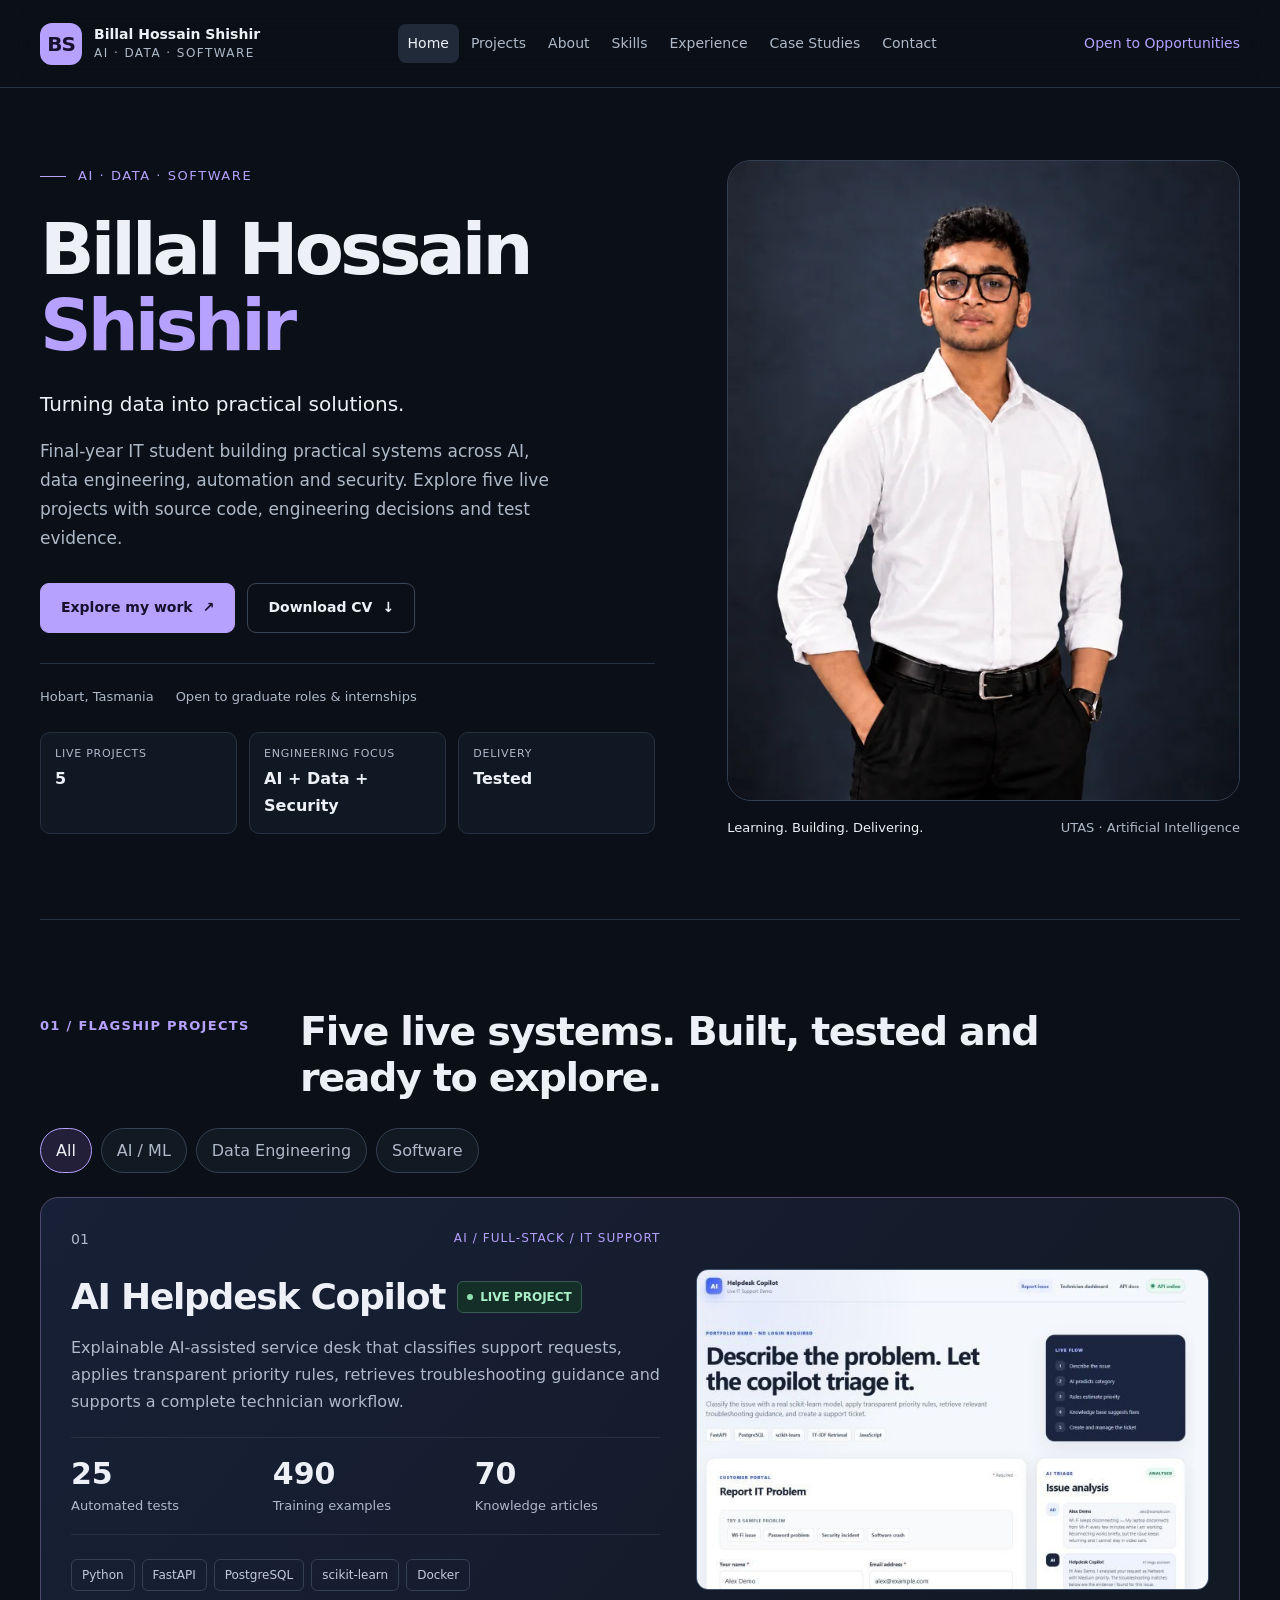
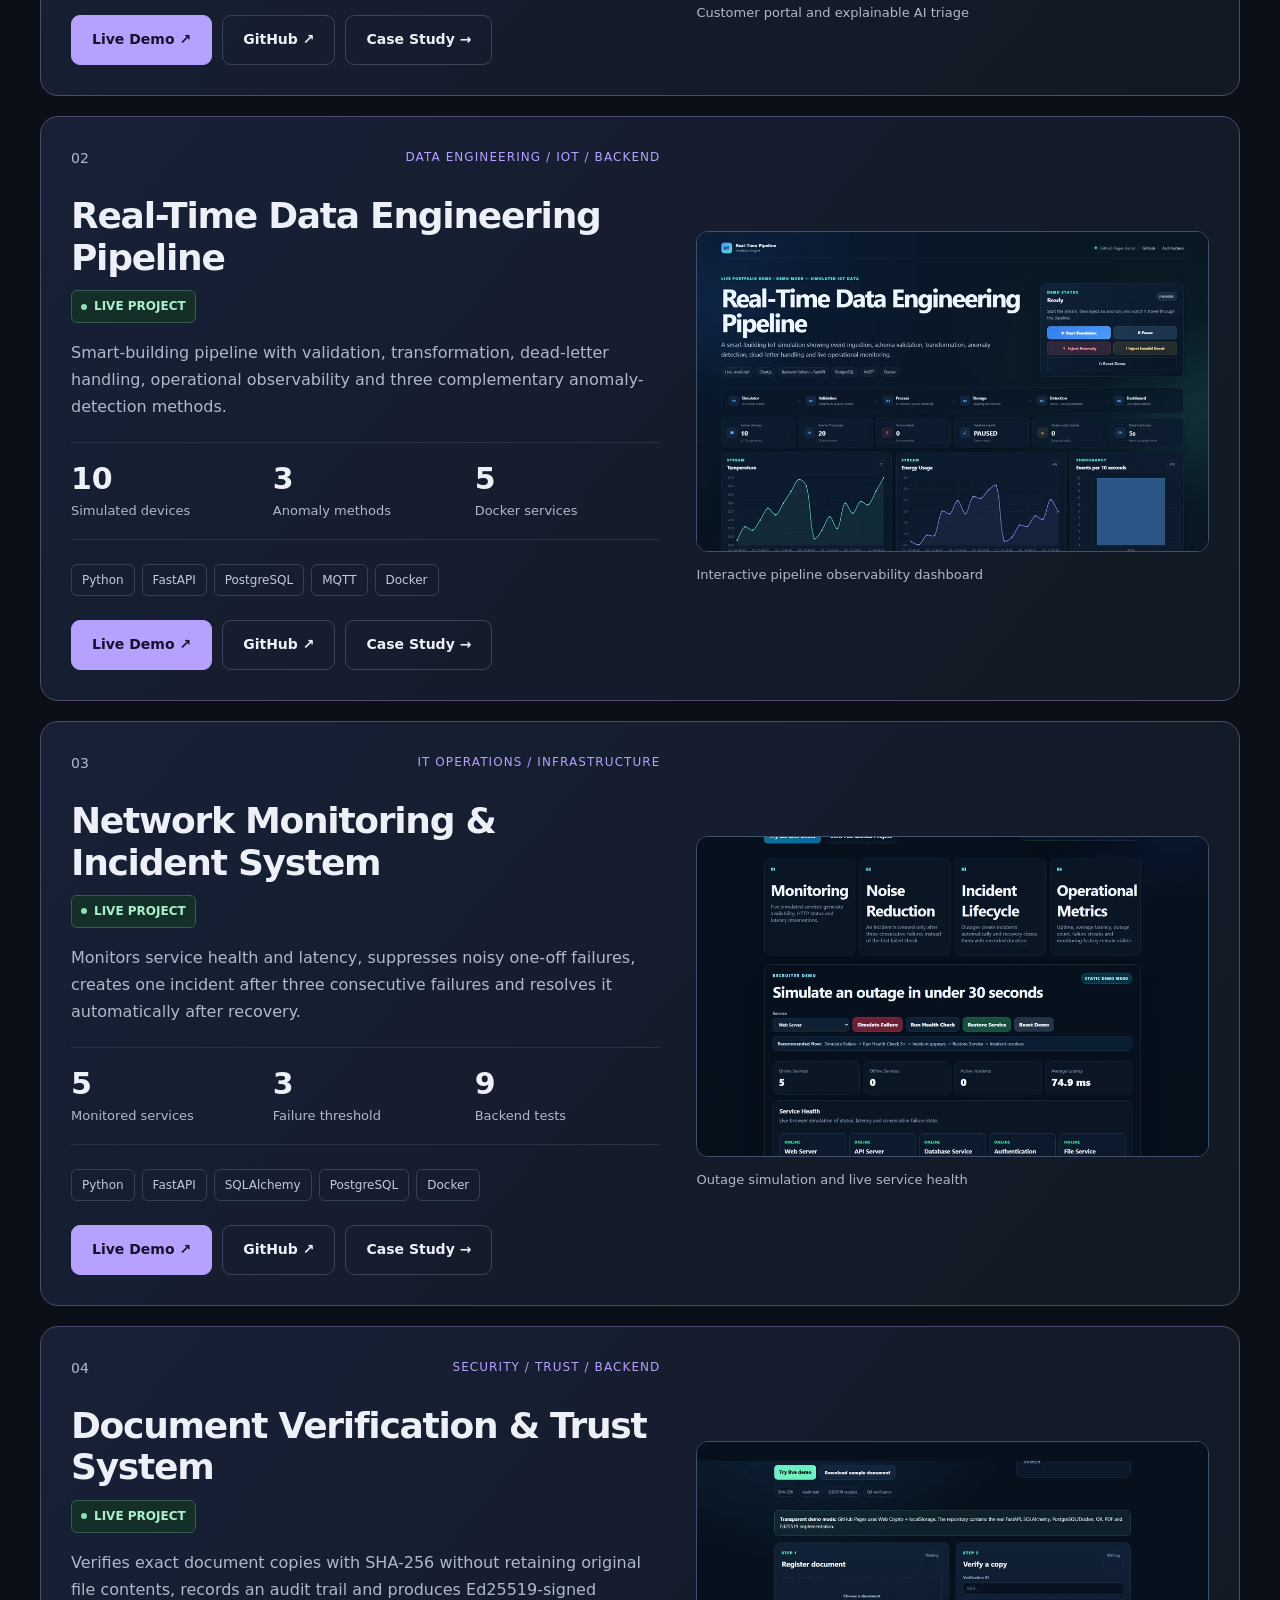
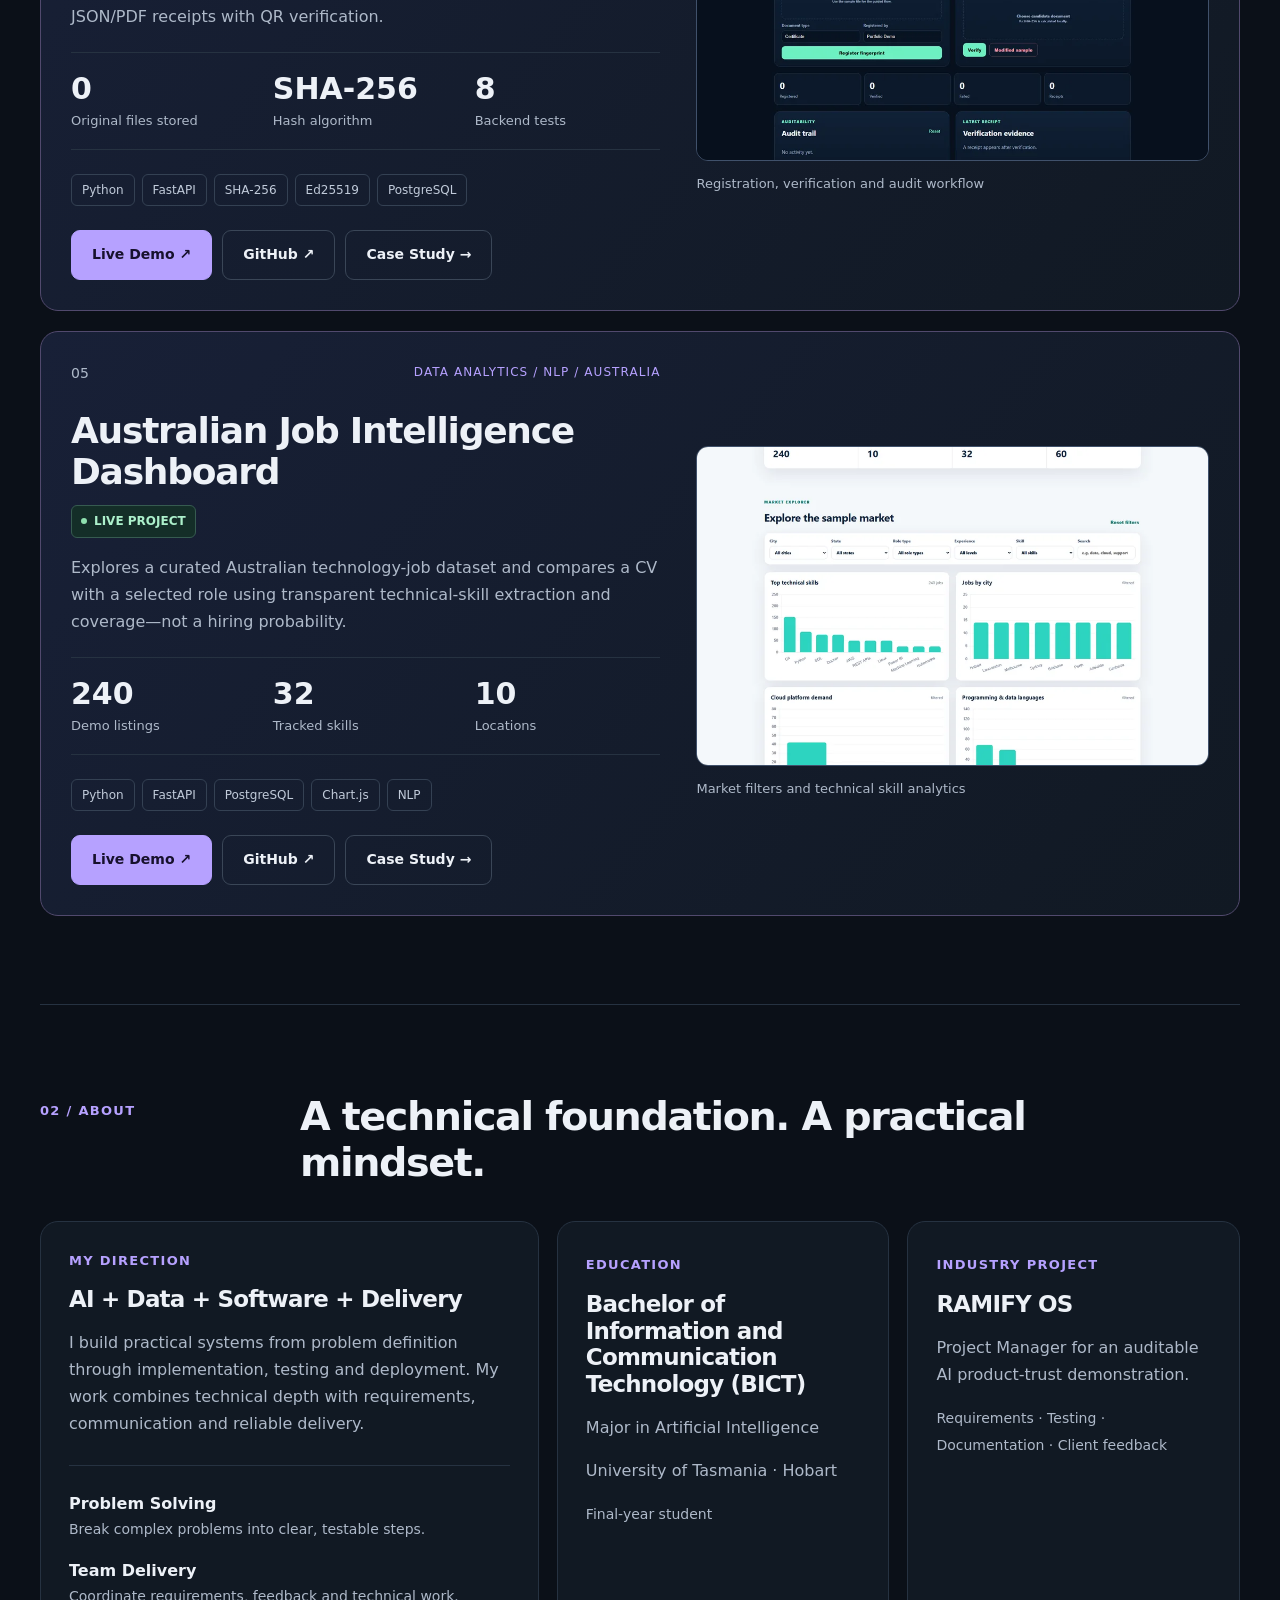
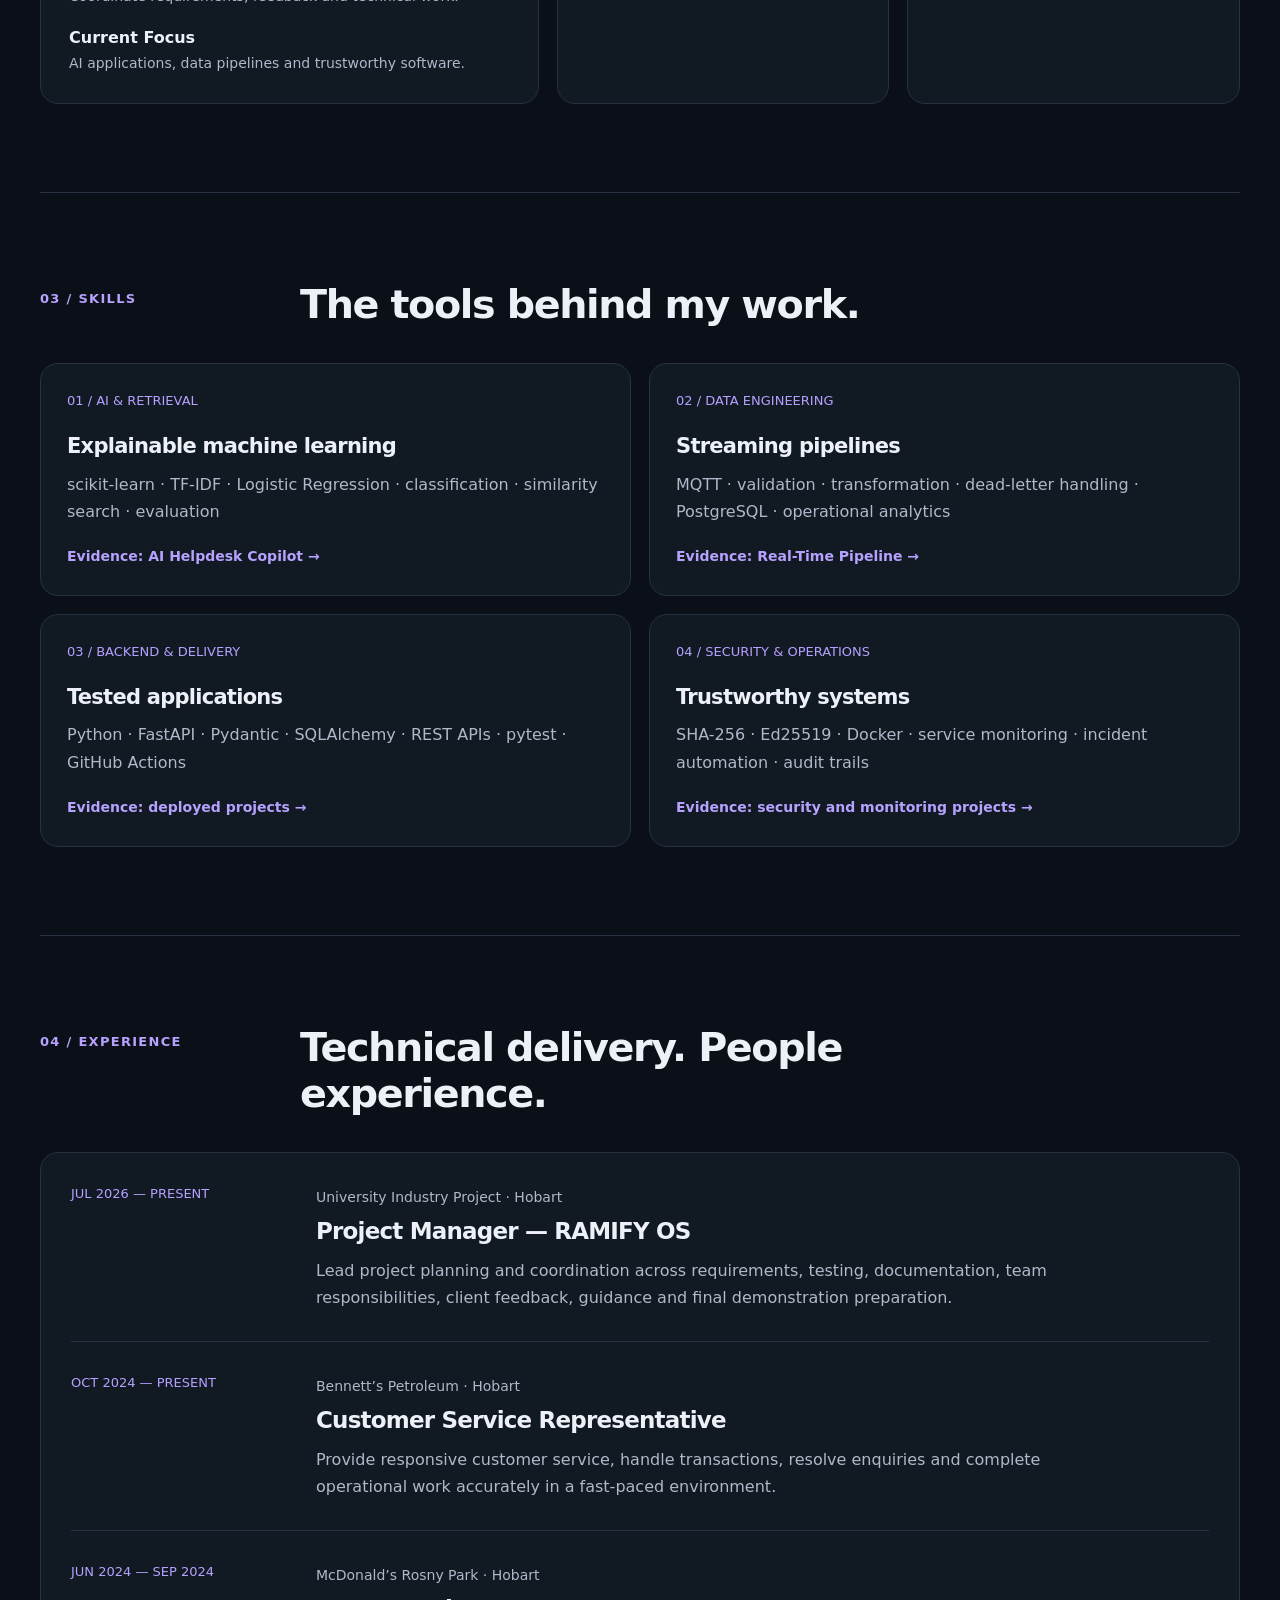
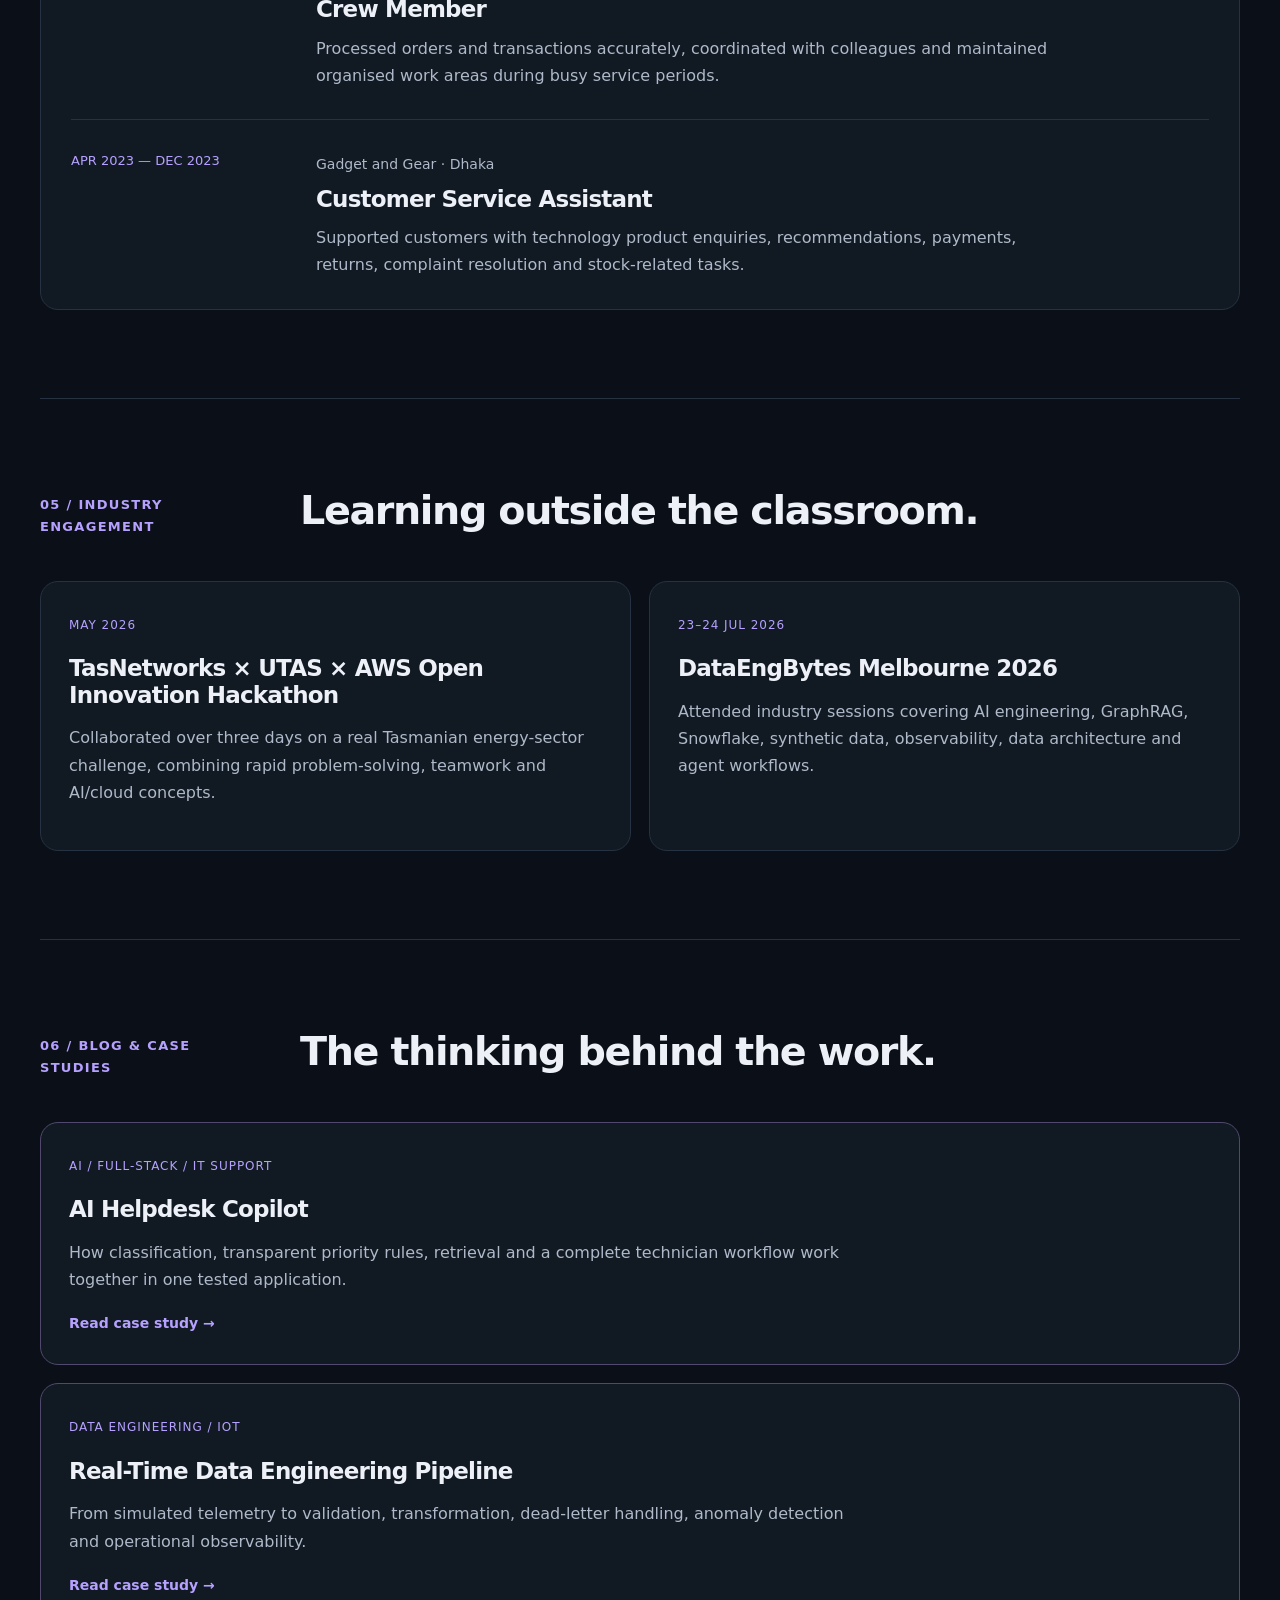
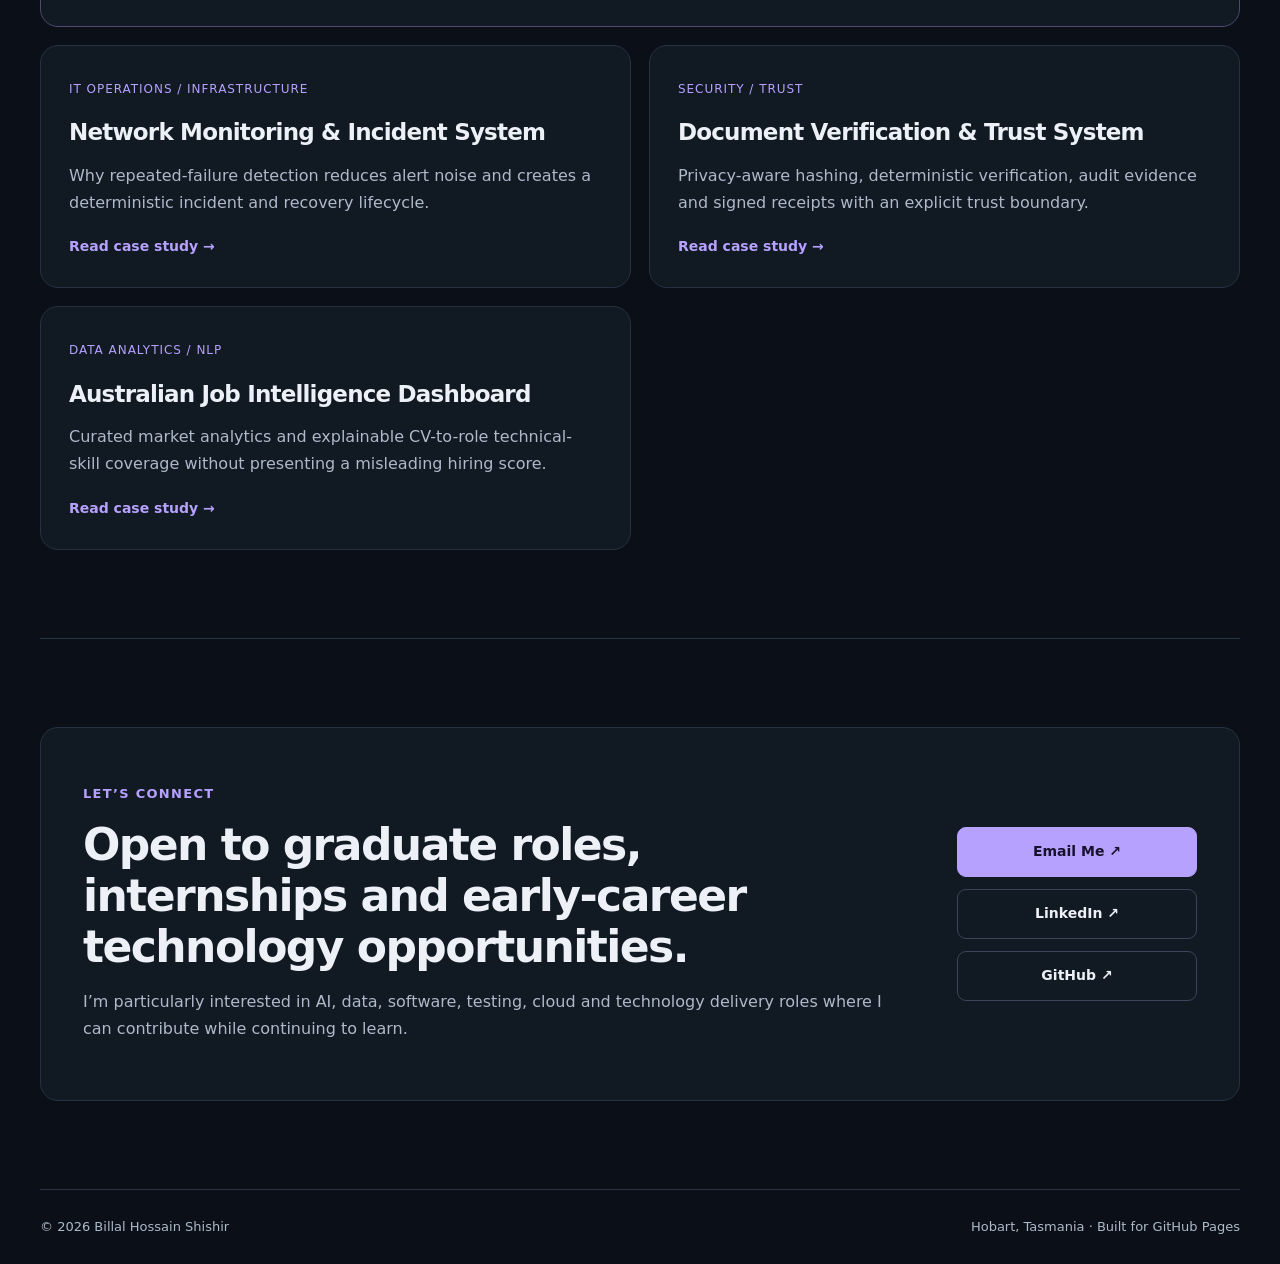
<file: docs/index.html>
<!DOCTYPE html>
<html lang="en">
<head>
  <meta charset="UTF-8" />
  <meta name="viewport" content="width=device-width, initial-scale=1.0" />
  <title>Billal Hossain Shishir | AI, Data & Software Portfolio</title>
  <meta name="description" content="Explore five live, tested projects by Billal Hossain Shishir across AI, data engineering, IT operations, document security and job-market analytics." />
  <meta name="robots" content="index, follow, max-image-preview:large" />
  <meta name="author" content="Billal Hossain Shishir" />
  <meta name="google-site-verification" content="2ncyiwaYKs3h6OJeZsEFJJ34A5l7G0gyPgCTHh5dwqc" />
  <meta name="theme-color" content="#0b1018" />
  <link rel="canonical" href="https://billalhossain.com.au/" />

  <meta property="og:type" content="website" />
  <meta property="og:locale" content="en_AU" />
  <meta property="og:site_name" content="Billal Hossain Shishir Portfolio" />
  <meta property="og:title" content="Billal Hossain Shishir | AI, Data & Software Portfolio" />
  <meta property="og:description" content="Five live, tested projects across AI, data engineering, IT operations, document security and job-market analytics." />
  <meta property="og:url" content="https://billalhossain.com.au/" />
  <meta property="og:image" content="https://billalhossain.com.au/assets/billal-hero.jpg" />
  <meta property="og:image:alt" content="Billal Hossain Shishir portfolio" />

  <meta name="twitter:card" content="summary_large_image" />
  <meta name="twitter:title" content="Billal Hossain Shishir | AI, Data & Software Portfolio" />
  <meta name="twitter:description" content="Five live, tested projects across AI, data engineering, IT operations, document security and job-market analytics." />
  <meta name="twitter:image" content="https://billalhossain.com.au/assets/billal-hero.jpg" />
  <meta name="twitter:image:alt" content="Billal Hossain Shishir portfolio" />

  <link rel="icon" href="assets/favicon.svg" type="image/svg+xml" />
  <link rel="stylesheet" href="styles.css?v=portfolio-advanced" />
  <link rel="stylesheet" href="home.css?v=portfolio-advanced" />
<script type="application/ld+json">
  {
    "@context": "https://schema.org",
    "@type": "Person",
    "name": "Billal Hossain Shishir",
    "url": "https://billalhossain.com.au/",
    "image": "https://billalhossain.com.au/assets/billal-hero.jpg",
    "jobTitle": "Final-year IT Student — Artificial Intelligence",
    "address": {
      "@type": "PostalAddress",
      "addressLocality": "Hobart",
      "addressRegion": "Tasmania",
      "addressCountry": "AU"
    },
    "affiliation": {
      "@type": "CollegeOrUniversity",
      "name": "University of Tasmania",
      "sameAs": "https://www.utas.edu.au/"
    },
    "sameAs": [
      "https://github.com/Billalhossainshishir",
      "https://www.linkedin.com/in/billal-hossain-shishir-046a02358"
    ],
    "knowsAbout": [
      "Artificial Intelligence",
      "Machine Learning",
      "FastAPI",
      "PostgreSQL",
      "Data Engineering",
      "MQTT",
      "Information Retrieval",
      "Data Analysis",
      "Software Development",
      "Cloud Computing",
      "Software Testing",
      "Project Delivery"
    ]
  }
  </script>
</head>
<body>
  <a class="skip-link" href="#main-content">Skip to content</a>
  <div class="ambient ambient-a" aria-hidden="true"></div>
  <div class="ambient ambient-b" aria-hidden="true"></div>

  <header class="topbar" id="top">
    <a class="brandmark" href="#home" aria-label="Billal home">
      <span class="logo">BS</span>
      <span class="brandcopy"><strong>Billal Hossain Shishir</strong><small>AI · DATA · SOFTWARE</small></span>
    </a>
    <nav id="main-navigation" class="topnav" aria-label="Main navigation">
      <a class="active" href="#home">Home</a>
      <a href="#projects">Projects</a>
      <a href="#about">About</a>
      <a href="#skills">Skills</a>
      <a href="#experience">Experience</a>
      <a href="#case-studies">Case Studies</a>
      <a href="#contact">Contact</a>
    </nav>
    <a class="availability" href="#contact"><span></span> Open to Opportunities <b>→</b></a>
    <button type="button" class="mobile-menu" aria-controls="main-navigation" aria-label="Open menu" aria-expanded="false"><span></span><span></span></button>
  </header>

  <main id="main-content">
    <section class="hero shell" id="home" aria-labelledby="hero-heading">
      <div class="hero-copy reveal">
        <p class="hero-kicker">AI · Data · Software</p>
        <h1 id="hero-heading">Billal Hossain <span>Shishir</span></h1>
        <p class="hero-role">Turning data into practical solutions.</p>
        <p class="hero-intro">Final-year IT student building practical systems across AI, data engineering, automation and security. Explore five live projects with source code, engineering decisions and test evidence.</p>
        <div class="hero-actions">
          <a class="btn primary" href="#projects">Explore my work <span aria-hidden="true">↗</span></a>
          <a class="btn outline" href="Billal_Hossain_Shishir_CV.pdf" download>Download CV <span aria-hidden="true">↓</span></a>
        </div>
        <div class="hero-details"><span>Hobart, Tasmania</span><span>Open to graduate roles & internships</span></div>
        <dl class="hero-proof" aria-label="Portfolio highlights"><div><dt>Live projects</dt><dd>5</dd></div><div><dt>Engineering focus</dt><dd>AI + Data + Security</dd></div><div><dt>Delivery</dt><dd>Tested</dd></div></dl>
      </div>
      <figure class="portrait-card reveal">
        <div class="portrait-frame"><picture><source type="image/webp" srcset="assets/billal-waist-up-640.webp 640w, assets/billal-waist-up-960.webp 960w" sizes="(max-width: 760px) min(100vw - 36px, 420px), (max-width: 1000px) 42vw, 510px" /><img src="assets/billal-waist-up.png?v=d9e171d9cbc3" width="1122" height="1402" alt="Waist-up portrait of Billal Hossain Shishir" fetchpriority="high" decoding="async" /></picture></div>
        <figcaption><span>Learning. Building. Delivering.</span><span>UTAS · Artificial Intelligence</span></figcaption>
      </figure>
    </section>
    <section class="section shell" id="projects">
      <div class="section-title reveal">
        <p>01 / FLAGSHIP PROJECTS</p>
        <h2>Five live systems. Built, tested and ready to explore.</h2>
      </div>

      <div class="project-filters reveal" role="group" aria-label="Filter projects"><button class="project-filter active" type="button" data-filter="all" aria-pressed="true">All</button><button class="project-filter" type="button" data-filter="ai" aria-pressed="false">AI / ML</button><button class="project-filter" type="button" data-filter="data" aria-pressed="false">Data Engineering</button><button class="project-filter" type="button" data-filter="software" aria-pressed="false">Software</button></div>
      <div class="project-grid">
        <article class="project-card glass helpdesk-feature reveal" id="ai-helpdesk-project" data-category="ai software">
          <div class="helpdesk-copy">
            <div class="project-head"><span>01</span><em>AI / FULL-STACK / IT SUPPORT</em></div>
            <div class="project-title-row"><h3>AI Helpdesk Copilot</h3><span class="live-badge"><i aria-hidden="true"></i> LIVE PROJECT</span></div>
            <p>Explainable AI-assisted service desk that classifies support requests, applies transparent priority rules, retrieves troubleshooting guidance and supports a complete technician workflow.</p>
            <dl class="helpdesk-stats"><div><dt>Automated tests</dt><dd>25</dd></div><div><dt>Training examples</dt><dd>490</dd></div><div><dt>Knowledge articles</dt><dd>70</dd></div></dl>
            <div class="tags"><span>Python</span><span>FastAPI</span><span>PostgreSQL</span><span>scikit-learn</span><span>Docker</span></div>
            <div class="project-actions"><a class="btn primary" href="https://billalhossainshishir.github.io/ai-helpdesk-copilot/" target="_blank" rel="noopener noreferrer">Live Demo ↗</a><a class="btn outline" href="https://github.com/Billalhossainshishir/ai-helpdesk-copilot" target="_blank" rel="noopener noreferrer">GitHub ↗</a><a class="btn outline" href="case-studies.html#ai-helpdesk">Case Study →</a></div>
          </div>
          <figure class="project-screenshot"><a href="assets/ai-helpdesk-customer-portal.jpg" target="_blank" rel="noopener noreferrer" aria-label="View the AI Helpdesk customer portal screenshot"><img src="assets/ai-helpdesk-customer-portal.jpg" width="650" height="850" alt="AI Helpdesk customer portal showing explainable triage and troubleshooting guidance" loading="lazy" decoding="async" /></a><figcaption>Customer portal and explainable AI triage</figcaption></figure>
        </article>

        <article class="project-card glass helpdesk-feature reveal" id="real-time-pipeline-project" data-category="data ai software">
          <div class="helpdesk-copy">
            <div class="project-head"><span>02</span><em>DATA ENGINEERING / IOT / BACKEND</em></div>
            <div class="project-title-row"><h3>Real-Time Data Engineering Pipeline</h3><span class="live-badge"><i aria-hidden="true"></i> LIVE PROJECT</span></div>
            <p>Smart-building pipeline with validation, transformation, dead-letter handling, operational observability and three complementary anomaly-detection methods.</p>
            <dl class="helpdesk-stats"><div><dt>Simulated devices</dt><dd>10</dd></div><div><dt>Anomaly methods</dt><dd>3</dd></div><div><dt>Docker services</dt><dd>5</dd></div></dl>
            <div class="tags"><span>Python</span><span>FastAPI</span><span>PostgreSQL</span><span>MQTT</span><span>Docker</span></div>
            <div class="project-actions"><a class="btn primary" href="https://billalhossainshishir.github.io/real-time-data-engineering-pipeline/" target="_blank" rel="noopener noreferrer">Live Demo ↗</a><a class="btn outline" href="https://github.com/Billalhossainshishir/real-time-data-engineering-pipeline" target="_blank" rel="noopener noreferrer">GitHub ↗</a><a class="btn outline" href="case-studies.html#real-time-pipeline">Case Study →</a></div>
          </div>
          <figure class="project-screenshot"><a href="assets/real-time-pipeline-dashboard.png" target="_blank" rel="noopener noreferrer" aria-label="View the Real-Time Data Engineering Pipeline dashboard screenshot"><picture><source type="image/webp" srcset="assets/real-time-pipeline-dashboard-960.webp 960w, assets/real-time-pipeline-dashboard-1440.webp 1440w" sizes="(max-width: 1000px) min(100vw - 84px, 720px), 520px" /><img src="assets/real-time-pipeline-dashboard.png" width="1600" height="1100" alt="Real-Time Data Engineering Pipeline dashboard with operational metrics and streaming charts" loading="lazy" decoding="async" /></picture></a><figcaption>Interactive pipeline observability dashboard</figcaption></figure>
        </article>

        <article class="project-card glass helpdesk-feature reveal" id="network-monitoring-project" data-category="software data">
          <div class="helpdesk-copy">
            <div class="project-head"><span>03</span><em>IT OPERATIONS / INFRASTRUCTURE</em></div>
            <div class="project-title-row"><h3>Network Monitoring & Incident System</h3><span class="live-badge"><i aria-hidden="true"></i> LIVE PROJECT</span></div>
            <p>Monitors service health and latency, suppresses noisy one-off failures, creates one incident after three consecutive failures and resolves it automatically after recovery.</p>
            <dl class="helpdesk-stats"><div><dt>Monitored services</dt><dd>5</dd></div><div><dt>Failure threshold</dt><dd>3</dd></div><div><dt>Backend tests</dt><dd>9</dd></div></dl>
            <div class="tags"><span>Python</span><span>FastAPI</span><span>SQLAlchemy</span><span>PostgreSQL</span><span>Docker</span></div>
            <div class="project-actions"><a class="btn primary" href="https://billalhossainshishir.github.io/network-monitoring-incident-system/" target="_blank" rel="noopener noreferrer">Live Demo ↗</a><a class="btn outline" href="https://github.com/Billalhossainshishir/network-monitoring-incident-system" target="_blank" rel="noopener noreferrer">GitHub ↗</a><a class="btn outline" href="case-studies.html#network-monitoring">Case Study →</a></div>
          </div>
          <figure class="project-screenshot"><a href="assets/network-monitoring-dashboard.png" target="_blank" rel="noopener noreferrer" aria-label="View the Network Monitoring dashboard screenshot"><picture><source type="image/webp" srcset="assets/network-monitoring-dashboard-960.webp 960w" sizes="(max-width: 1000px) min(100vw - 84px, 720px), 520px" /><img src="assets/network-monitoring-dashboard.png" width="1600" height="1100" alt="Network Monitoring dashboard showing the outage simulation and service health metrics" loading="lazy" decoding="async" /></picture></a><figcaption>Outage simulation and live service health</figcaption></figure>
        </article>

        <article class="project-card glass helpdesk-feature reveal" id="document-verification-project" data-category="software">
          <div class="helpdesk-copy">
            <div class="project-head"><span>04</span><em>SECURITY / TRUST / BACKEND</em></div>
            <div class="project-title-row"><h3>Document Verification & Trust System</h3><span class="live-badge"><i aria-hidden="true"></i> LIVE PROJECT</span></div>
            <p>Verifies exact document copies with SHA-256 without retaining original file contents, records an audit trail and produces Ed25519-signed JSON/PDF receipts with QR verification.</p>
            <dl class="helpdesk-stats"><div><dt>Original files stored</dt><dd>0</dd></div><div><dt>Hash algorithm</dt><dd>SHA-256</dd></div><div><dt>Backend tests</dt><dd>8</dd></div></dl>
            <div class="tags"><span>Python</span><span>FastAPI</span><span>SHA-256</span><span>Ed25519</span><span>PostgreSQL</span></div>
            <div class="project-actions"><a class="btn primary" href="https://billalhossainshishir.github.io/document-verification-trust-system/" target="_blank" rel="noopener noreferrer">Live Demo ↗</a><a class="btn outline" href="https://github.com/Billalhossainshishir/document-verification-trust-system" target="_blank" rel="noopener noreferrer">GitHub ↗</a><a class="btn outline" href="case-studies.html#document-verification">Case Study →</a></div>
          </div>
          <figure class="project-screenshot"><a href="assets/document-verification-dashboard.png" target="_blank" rel="noopener noreferrer" aria-label="View the Document Verification workflow screenshot"><picture><source type="image/webp" srcset="assets/document-verification-dashboard-960.webp 960w" sizes="(max-width: 1000px) min(100vw - 84px, 720px), 520px" /><img src="assets/document-verification-dashboard.png" width="1600" height="1100" alt="Document Verification dashboard showing document registration, copy verification and audit evidence" loading="lazy" decoding="async" /></picture></a><figcaption>Registration, verification and audit workflow</figcaption></figure>
        </article>

        <article class="project-card glass helpdesk-feature reveal" id="job-intelligence-project" data-category="data software">
          <div class="helpdesk-copy">
            <div class="project-head"><span>05</span><em>DATA ANALYTICS / NLP / AUSTRALIA</em></div>
            <div class="project-title-row"><h3>Australian Job Intelligence Dashboard</h3><span class="live-badge"><i aria-hidden="true"></i> LIVE PROJECT</span></div>
            <p>Explores a curated Australian technology-job dataset and compares a CV with a selected role using transparent technical-skill extraction and coverage—not a hiring probability.</p>
            <dl class="helpdesk-stats"><div><dt>Demo listings</dt><dd>240</dd></div><div><dt>Tracked skills</dt><dd>32</dd></div><div><dt>Locations</dt><dd>10</dd></div></dl>
            <div class="tags"><span>Python</span><span>FastAPI</span><span>PostgreSQL</span><span>Chart.js</span><span>NLP</span></div>
            <div class="project-actions"><a class="btn primary" href="https://billalhossainshishir.github.io/australian-job-intelligence-dashboard/" target="_blank" rel="noopener noreferrer">Live Demo ↗</a><a class="btn outline" href="https://github.com/Billalhossainshishir/australian-job-intelligence-dashboard" target="_blank" rel="noopener noreferrer">GitHub ↗</a><a class="btn outline" href="case-studies.html#job-intelligence">Case Study →</a></div>
          </div>
          <figure class="project-screenshot"><a href="assets/job-intelligence-dashboard.png" target="_blank" rel="noopener noreferrer" aria-label="View the Australian Job Intelligence dashboard screenshot"><picture><source type="image/webp" srcset="assets/job-intelligence-dashboard-960.webp 960w" sizes="(max-width: 1000px) min(100vw - 84px, 720px), 520px" /><img src="assets/job-intelligence-dashboard.png" width="1600" height="1100" alt="Australian Job Intelligence dashboard showing market filters and technical skill charts" loading="lazy" decoding="async" /></picture></a><figcaption>Market filters and technical skill analytics</figcaption></figure>
        </article>
      </div>
    </section>

    <section class="section shell" id="about">
      <div class="section-title reveal">
        <p>02 / ABOUT</p>
        <h2>A technical foundation. A practical mindset.</h2>
      </div>
      <div class="about-grid">
        <article class="big-card glass reveal">
          <div class="eyebrow">MY DIRECTION</div>
          <h3>AI + Data + Software + Delivery</h3>
          <p>I build practical systems from problem definition through implementation, testing and deployment. My work combines technical depth with requirements, communication and reliable delivery.</p>
          <div class="stats">
            <div><strong>Problem Solving</strong><span>Break complex problems into clear, testable steps.</span></div>
            <div><strong>Team Delivery</strong><span>Coordinate requirements, feedback and technical work.</span></div>
            <div><strong>Current Focus</strong><span>AI applications, data pipelines and trustworthy software.</span></div>
          </div>
        </article>
        <article class="mini-card glass reveal delay-1">
          <span>EDUCATION</span>
          <h3>Bachelor of Information and Communication Technology (BICT)</h3>
          <p>Major in Artificial Intelligence</p>
          <p>University of Tasmania · Hobart</p>
          <small>Final-year student</small>
        </article>
        <article class="mini-card glass reveal delay-2">
          <span>INDUSTRY PROJECT</span>
          <h3>RAMIFY OS</h3>
          <p>Project Manager for an auditable AI product-trust demonstration.</p>
          <small>Requirements · Testing · Documentation · Client feedback</small>
        </article>
      </div>
    </section>

    <section class="section shell" id="skills">
      <div class="section-title reveal">
        <p>03 / SKILLS</p>
        <h2>The tools behind my work.</h2>
      </div>
      <div class="skills-grid evidence-skills">
        <article class="skill-card glass reveal"><span>01 / AI & RETRIEVAL</span><h3>Explainable machine learning</h3><p>scikit-learn · TF-IDF · Logistic Regression · classification · similarity search · evaluation</p><a href="#ai-helpdesk-project">Evidence: AI Helpdesk Copilot →</a></article>
        <article class="skill-card glass reveal"><span>02 / DATA ENGINEERING</span><h3>Streaming pipelines</h3><p>MQTT · validation · transformation · dead-letter handling · PostgreSQL · operational analytics</p><a href="#real-time-pipeline-project">Evidence: Real-Time Pipeline →</a></article>
        <article class="skill-card glass reveal"><span>03 / BACKEND & DELIVERY</span><h3>Tested applications</h3><p>Python · FastAPI · Pydantic · SQLAlchemy · REST APIs · pytest · GitHub Actions</p><a href="#projects">Evidence: deployed projects →</a></article>
        <article class="skill-card glass reveal"><span>04 / SECURITY & OPERATIONS</span><h3>Trustworthy systems</h3><p>SHA-256 · Ed25519 · Docker · service monitoring · incident automation · audit trails</p><a href="#document-verification-project">Evidence: security and monitoring projects →</a></article>
      </div>
    </section>

    <section class="section shell" id="experience">
      <div class="section-title reveal">
        <p>04 / EXPERIENCE</p>
        <h2>Technical delivery. People experience.</h2>
      </div>
      <div class="timeline glass reveal">
        <article><div class="date">JUL 2026 — PRESENT</div><div><span>University Industry Project · Hobart</span><h3>Project Manager — RAMIFY OS</h3><p>Lead project planning and coordination across requirements, testing, documentation, team responsibilities, client feedback, guidance and final demonstration preparation.</p></div></article>
        <article><div class="date">OCT 2024 — PRESENT</div><div><span>Bennett’s Petroleum · Hobart</span><h3>Customer Service Representative</h3><p>Provide responsive customer service, handle transactions, resolve enquiries and complete operational work accurately in a fast-paced environment.</p></div></article>
        <article><div class="date">JUN 2024 — SEP 2024</div><div><span>McDonald’s Rosny Park · Hobart</span><h3>Crew Member</h3><p>Processed orders and transactions accurately, coordinated with colleagues and maintained organised work areas during busy service periods.</p></div></article>
        <article><div class="date">APR 2023 — DEC 2023</div><div><span>Gadget and Gear · Dhaka</span><h3>Customer Service Assistant</h3><p>Supported customers with technology product enquiries, recommendations, payments, returns, complaint resolution and stock-related tasks.</p></div></article>
      </div>
    </section>

    <section class="section shell" id="engagement">
      <div class="section-title reveal">
        <p>05 / INDUSTRY ENGAGEMENT</p>
        <h2>Learning outside the classroom.</h2>
      </div>
      <div class="engagement-grid">
        <article class="engagement-card glass reveal"><span>MAY 2026</span><h3>TasNetworks × UTAS × AWS Open Innovation Hackathon</h3><p>Collaborated over three days on a real Tasmanian energy-sector challenge, combining rapid problem-solving, teamwork and AI/cloud concepts.</p></article>
        <article class="engagement-card glass reveal delay-1"><span>23–24 JUL 2026</span><h3>DataEngBytes Melbourne 2026</h3><p>Attended industry sessions covering AI engineering, GraphRAG, Snowflake, synthetic data, observability, data architecture and agent workflows.</p></article>
      </div>
    </section>

    <section class="section shell" id="case-studies">
      <div class="section-title reveal">
        <p>06 / BLOG & CASE STUDIES</p>
        <h2>The thinking behind the work.</h2>
      </div>
      <div class="case-preview-grid">
        <article class="case-preview glass reveal helpdesk-preview"><span class="case-type">AI / FULL-STACK / IT SUPPORT</span><h3>AI Helpdesk Copilot</h3><p>How classification, transparent priority rules, retrieval and a complete technician workflow work together in one tested application.</p><a href="case-studies.html#ai-helpdesk">Read case study →</a></article>
        <article class="case-preview glass reveal helpdesk-preview"><span class="case-type">DATA ENGINEERING / IOT</span><h3>Real-Time Data Engineering Pipeline</h3><p>From simulated telemetry to validation, transformation, dead-letter handling, anomaly detection and operational observability.</p><a href="case-studies.html#real-time-pipeline">Read case study →</a></article>
        <article class="case-preview glass reveal"><span class="case-type">IT OPERATIONS / INFRASTRUCTURE</span><h3>Network Monitoring & Incident System</h3><p>Why repeated-failure detection reduces alert noise and creates a deterministic incident and recovery lifecycle.</p><a href="case-studies.html#network-monitoring">Read case study →</a></article>
        <article class="case-preview glass reveal delay-1"><span class="case-type">SECURITY / TRUST</span><h3>Document Verification & Trust System</h3><p>Privacy-aware hashing, deterministic verification, audit evidence and signed receipts with an explicit trust boundary.</p><a href="case-studies.html#document-verification">Read case study →</a></article>
        <article class="case-preview glass reveal"><span class="case-type">DATA ANALYTICS / NLP</span><h3>Australian Job Intelligence Dashboard</h3><p>Curated market analytics and explainable CV-to-role technical-skill coverage without presenting a misleading hiring score.</p><a href="case-studies.html#job-intelligence">Read case study →</a></article>
      </div>
    </section>

    <section class="section shell contact" id="contact">
      <div class="contact-card glass reveal">
        <div>
          <p class="contact-kicker">LET’S CONNECT</p>
          <h2>Open to graduate roles, internships and early-career technology opportunities.</h2>
          <p>I’m particularly interested in AI, data, software, testing, cloud and technology delivery roles where I can contribute while continuing to learn.</p>
        </div>
        <div class="contact-buttons">
          <a class="btn primary" href="mailto:Billals@utas.edu.au">Email Me ↗</a>
          <a class="btn outline" href="https://www.linkedin.com/in/billal-hossain-shishir-046a02358" target="_blank" rel="noreferrer">LinkedIn ↗</a>
          <a class="btn outline" href="https://github.com/Billalhossainshishir" target="_blank" rel="noreferrer">GitHub ↗</a>
        </div>
      </div>
    </section>
  </main>

  <footer class="shell footer">
    <span>© <span id="year">2026</span> Billal Hossain Shishir</span>
    <span>Hobart, Tasmania · Built for GitHub Pages</span>
  </footer>

  <script src="script.js?v=portfolio-advanced"></script>
</body>
</html>
</file>
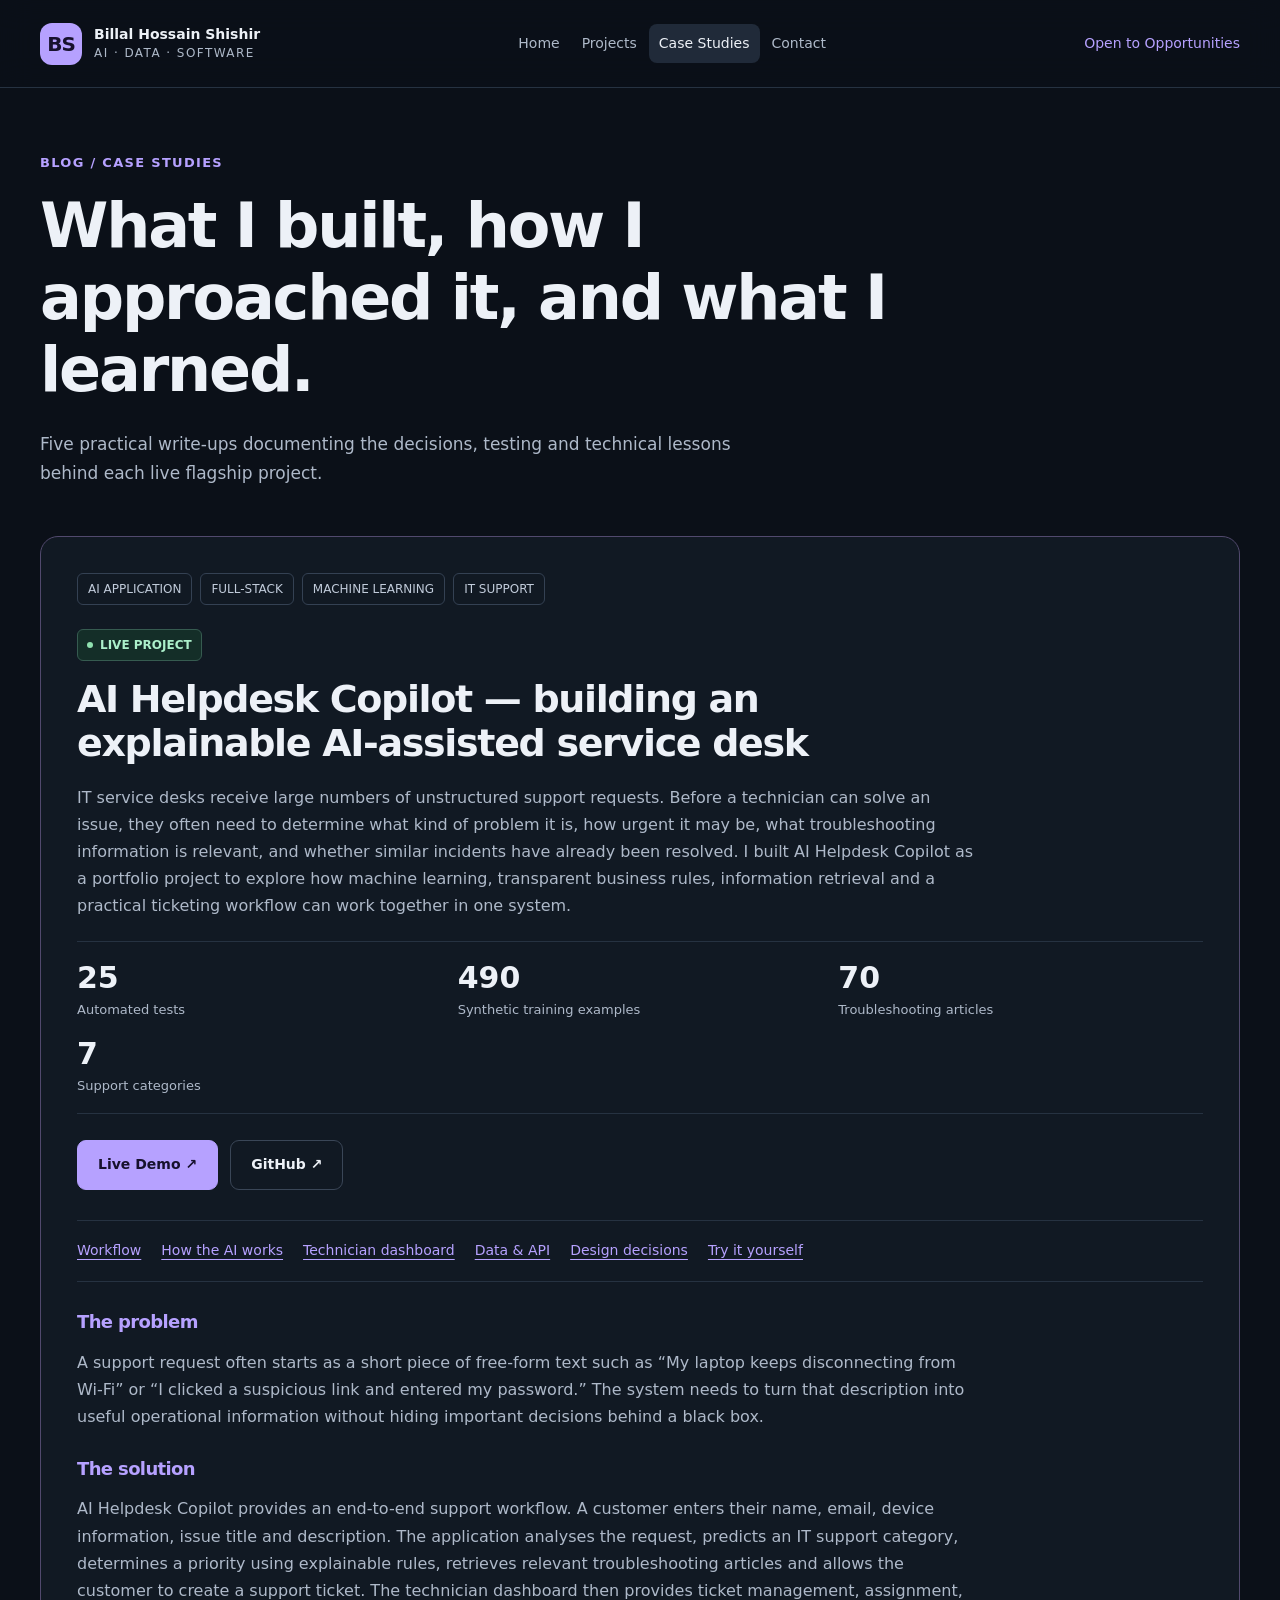
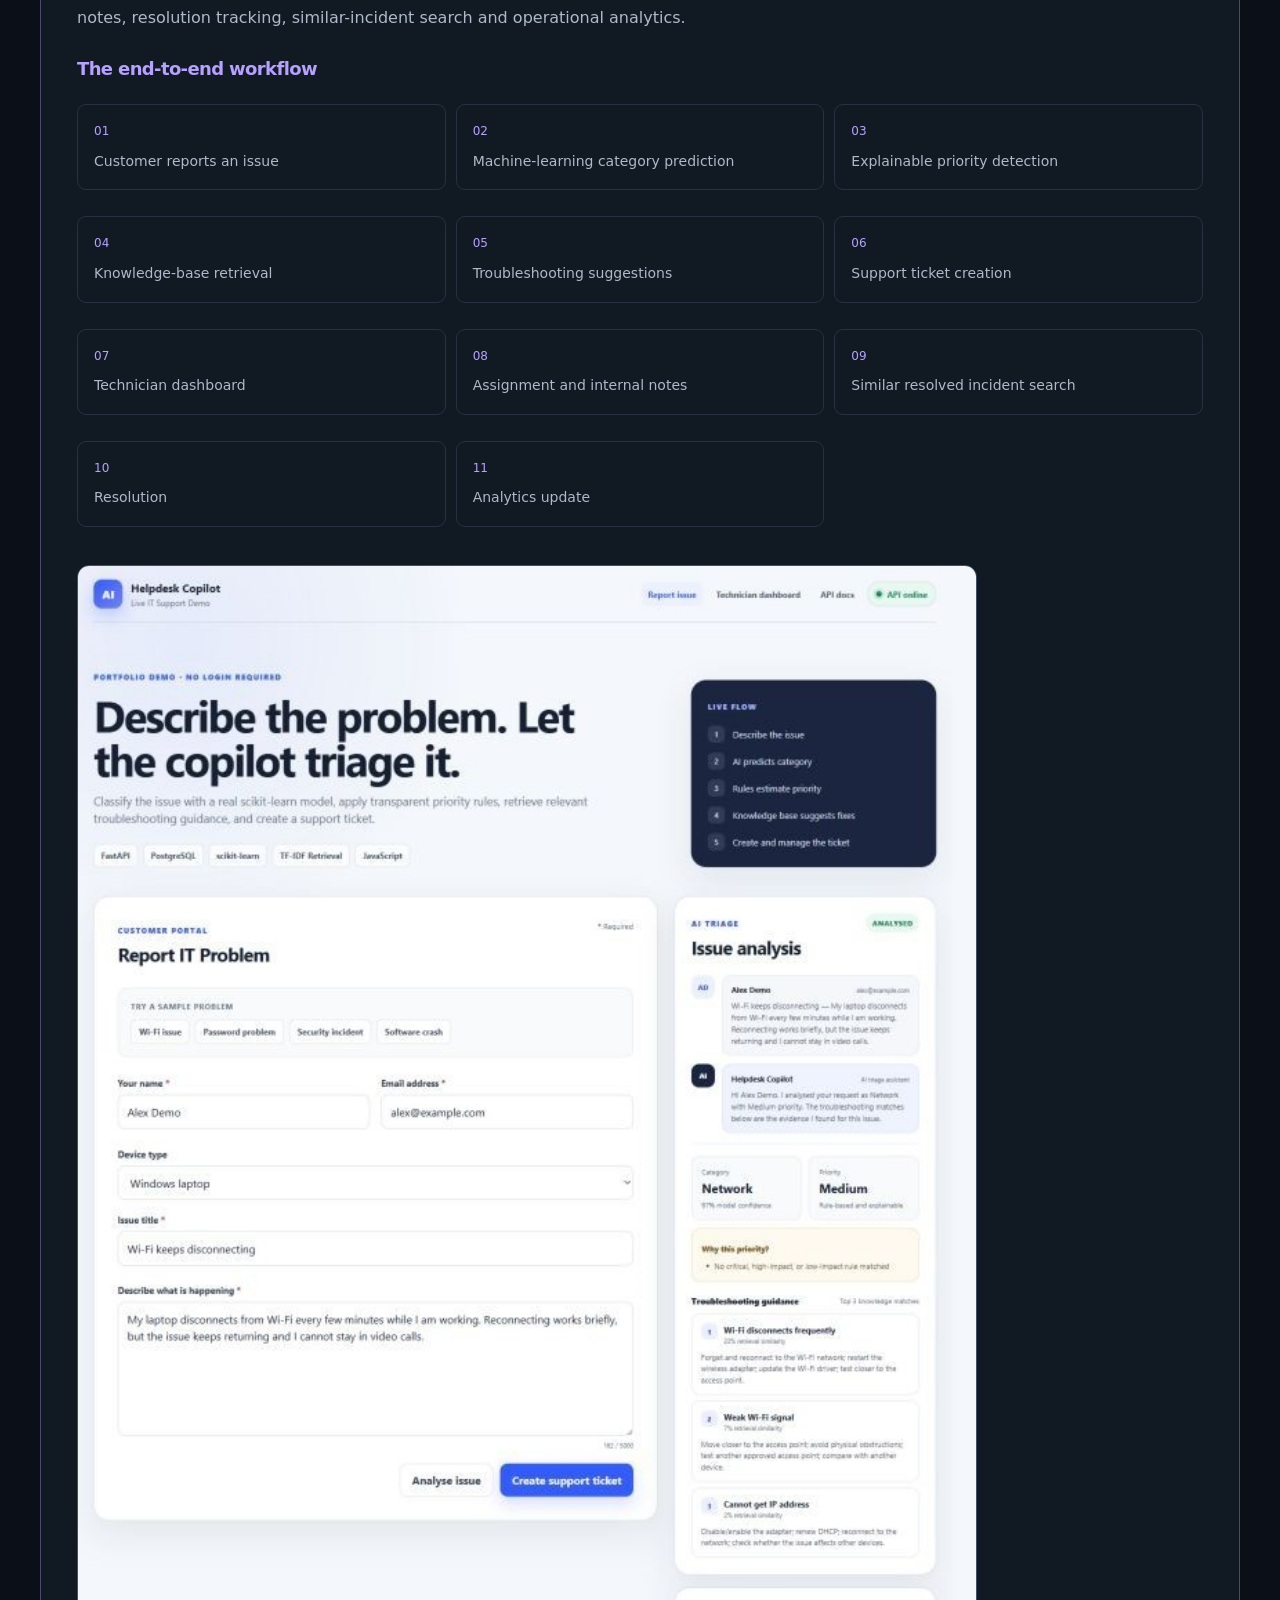
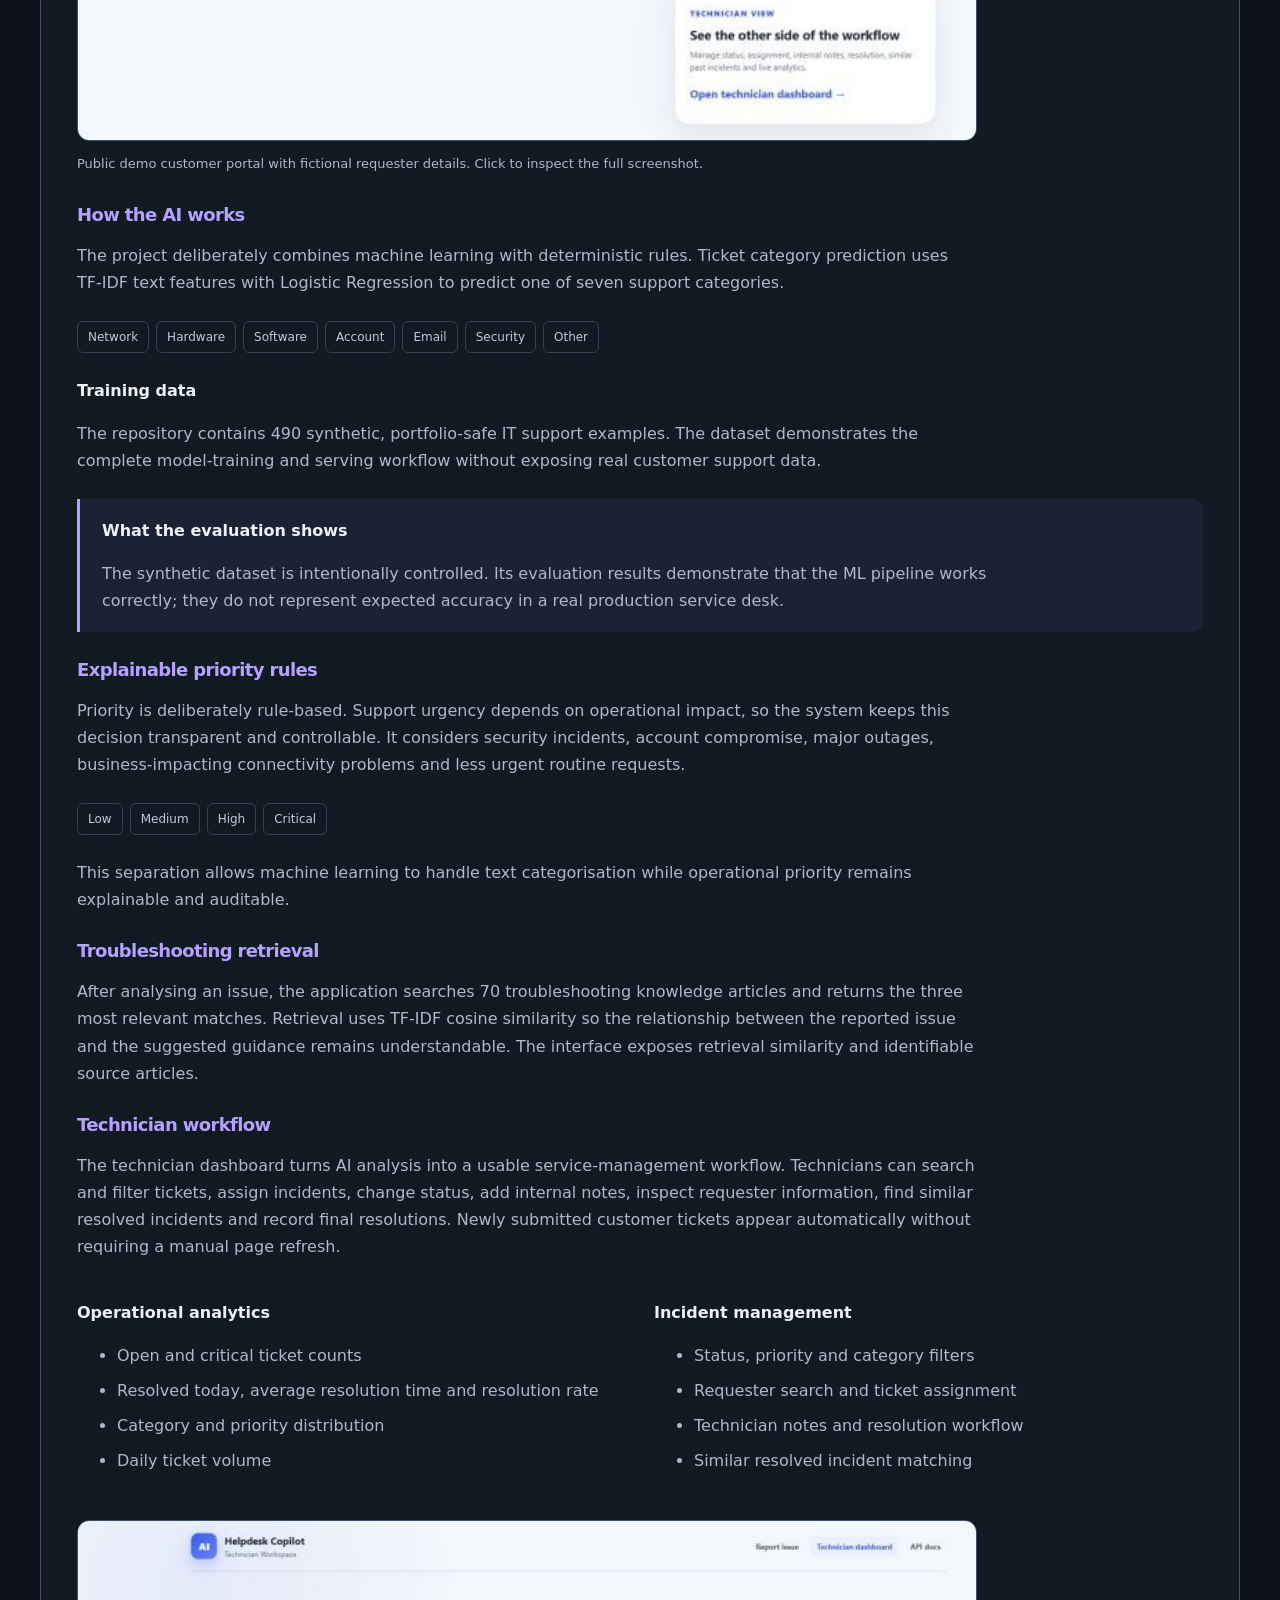
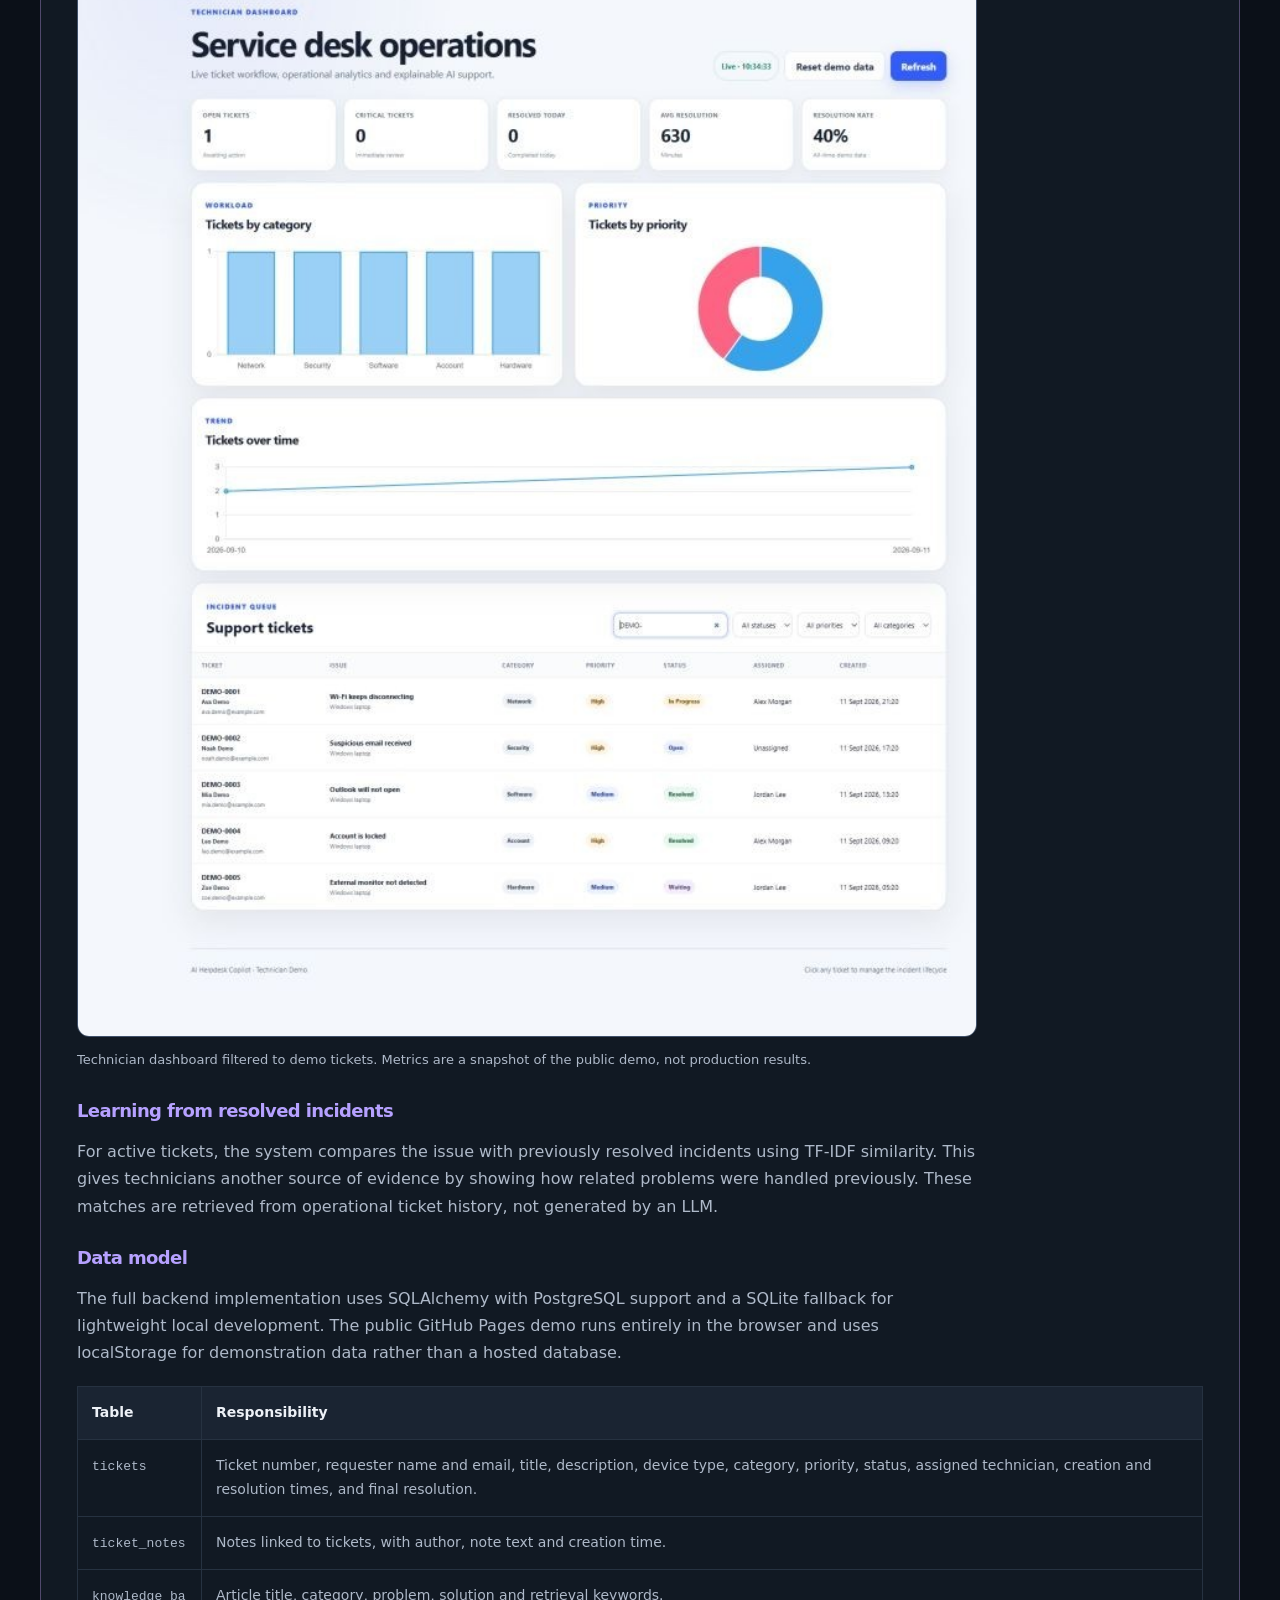
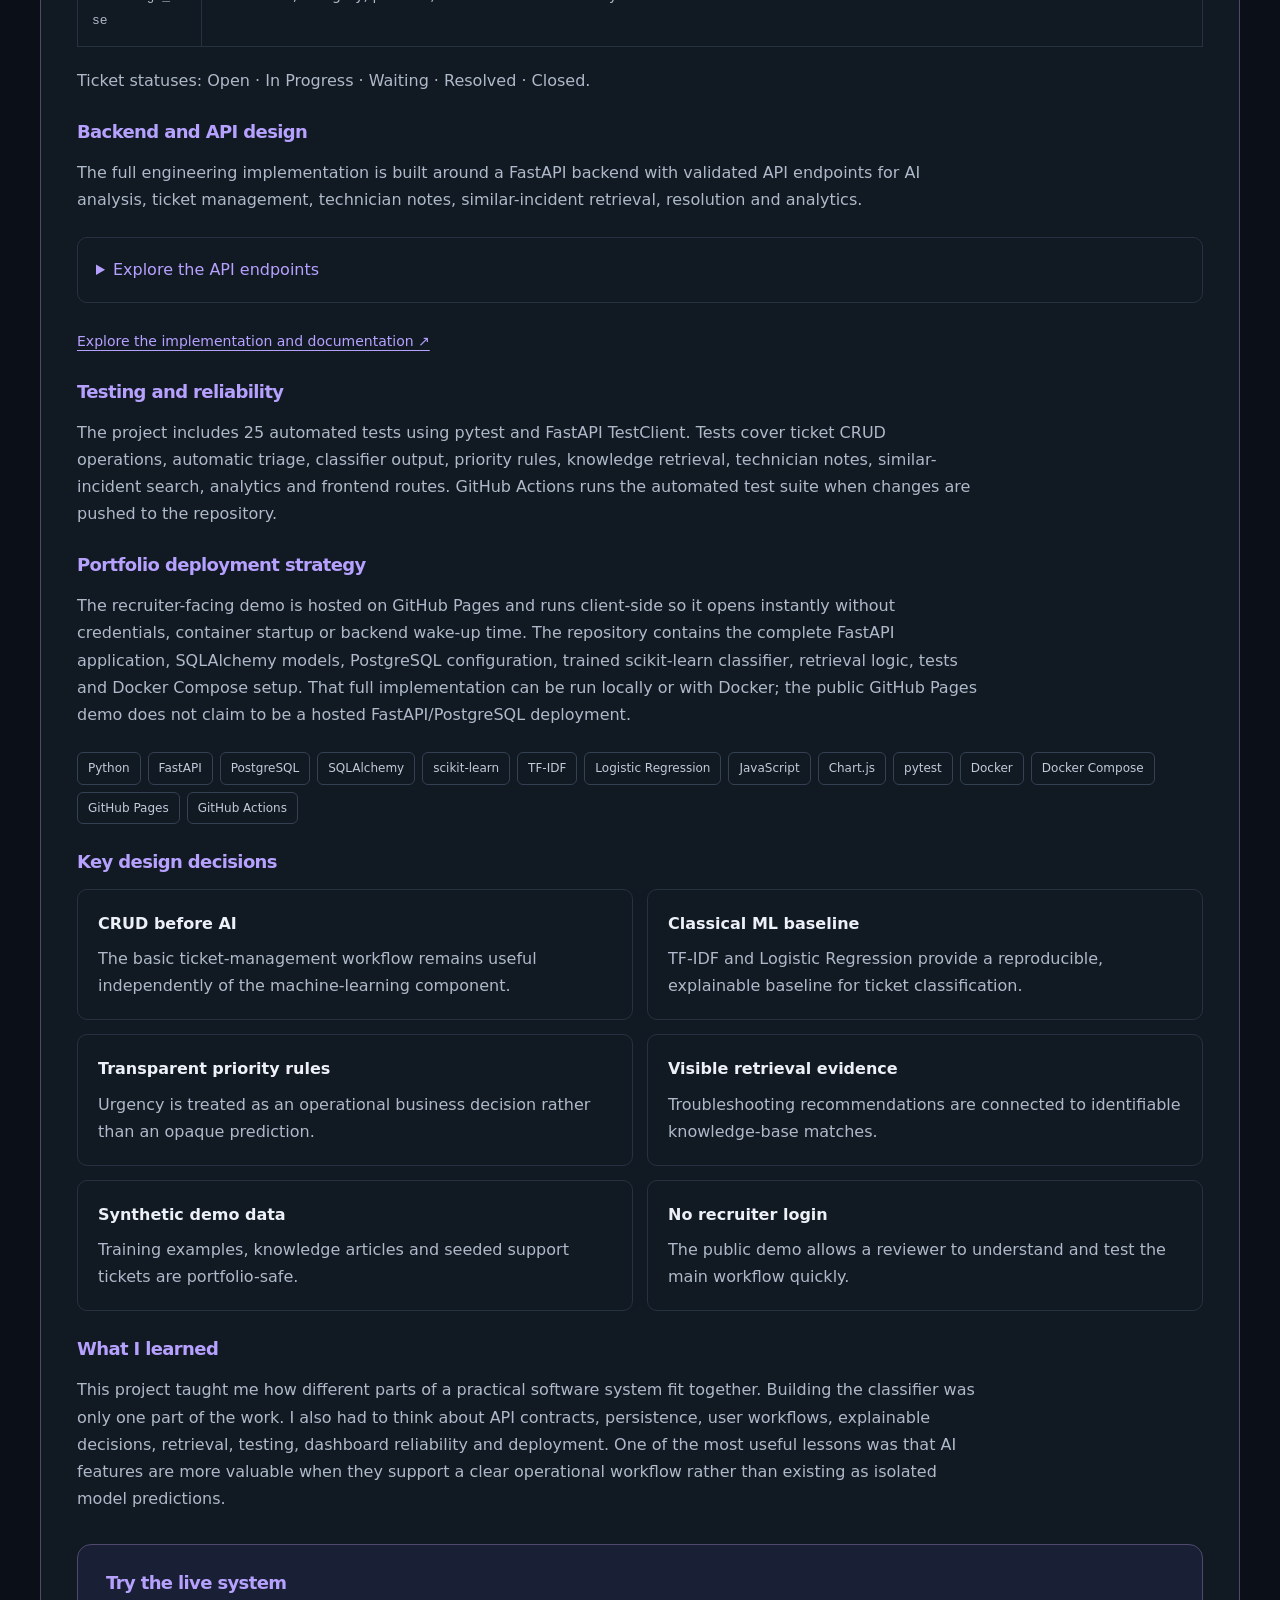
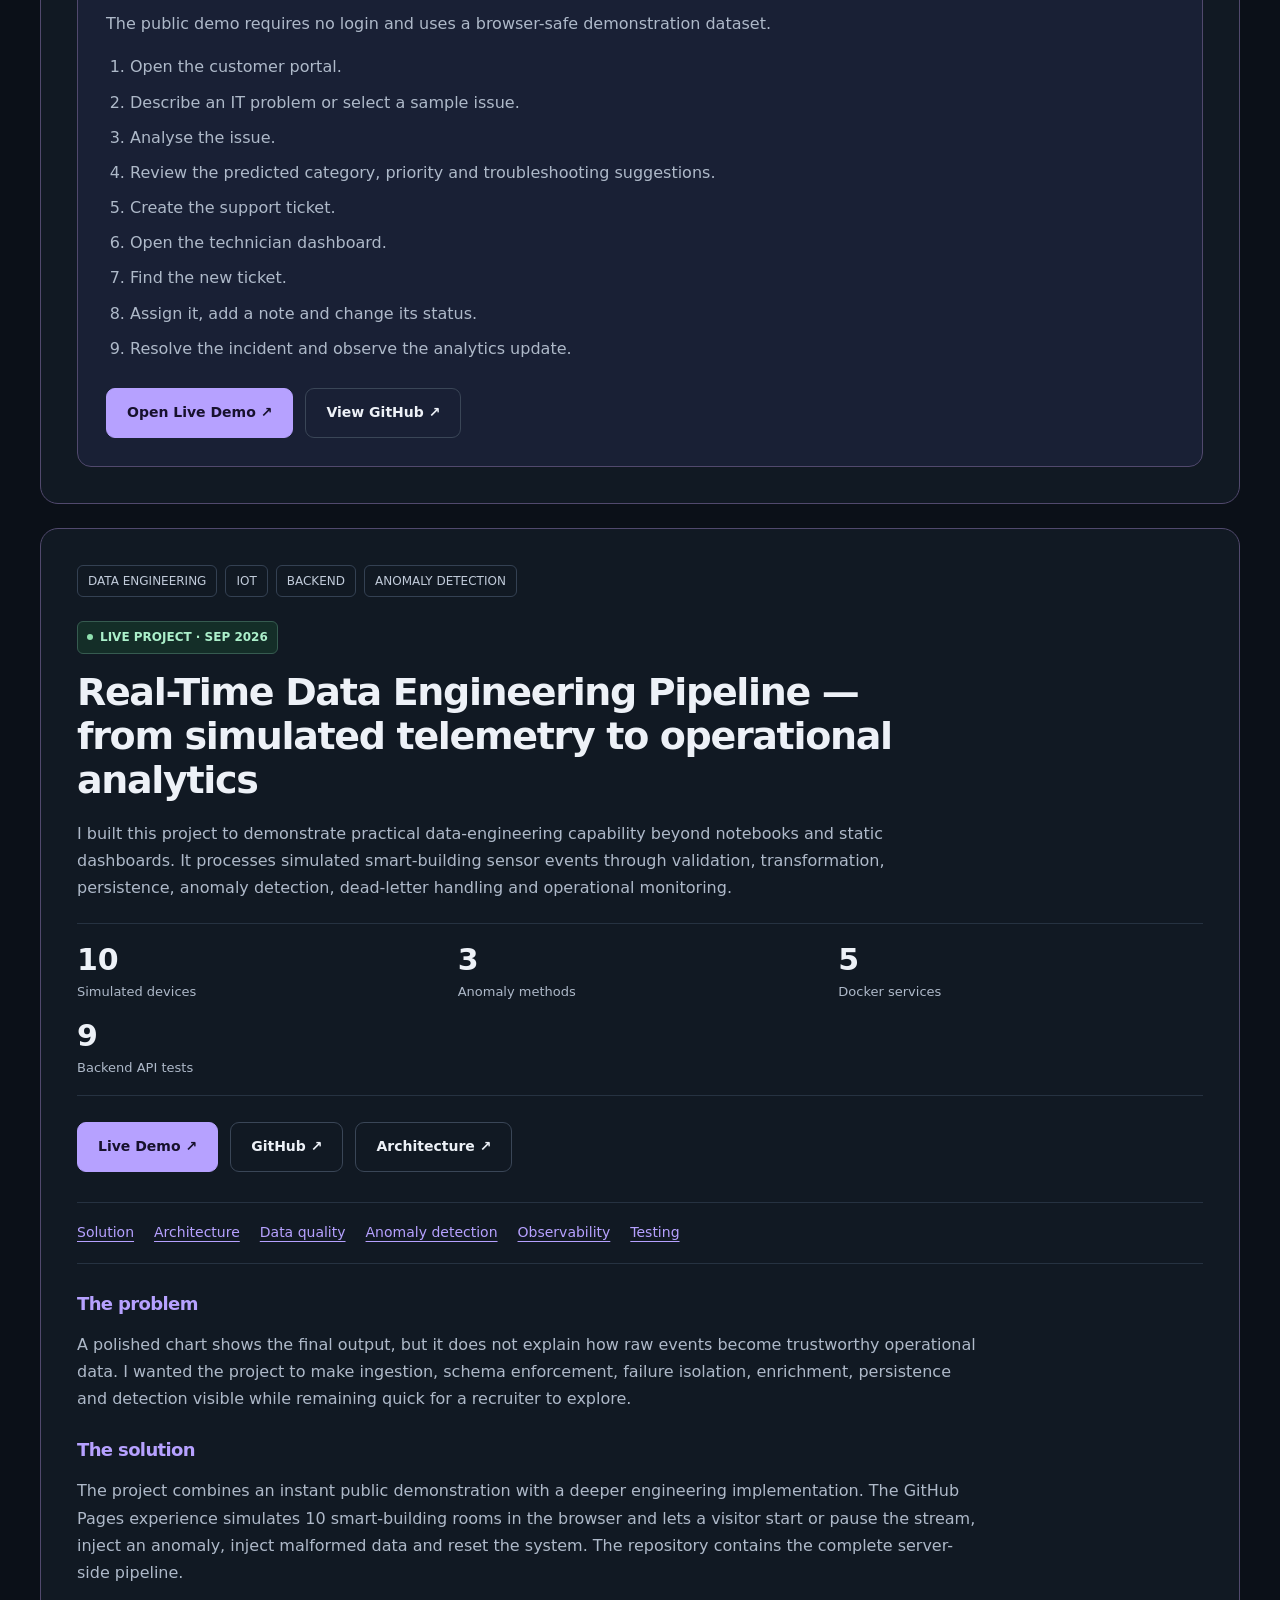
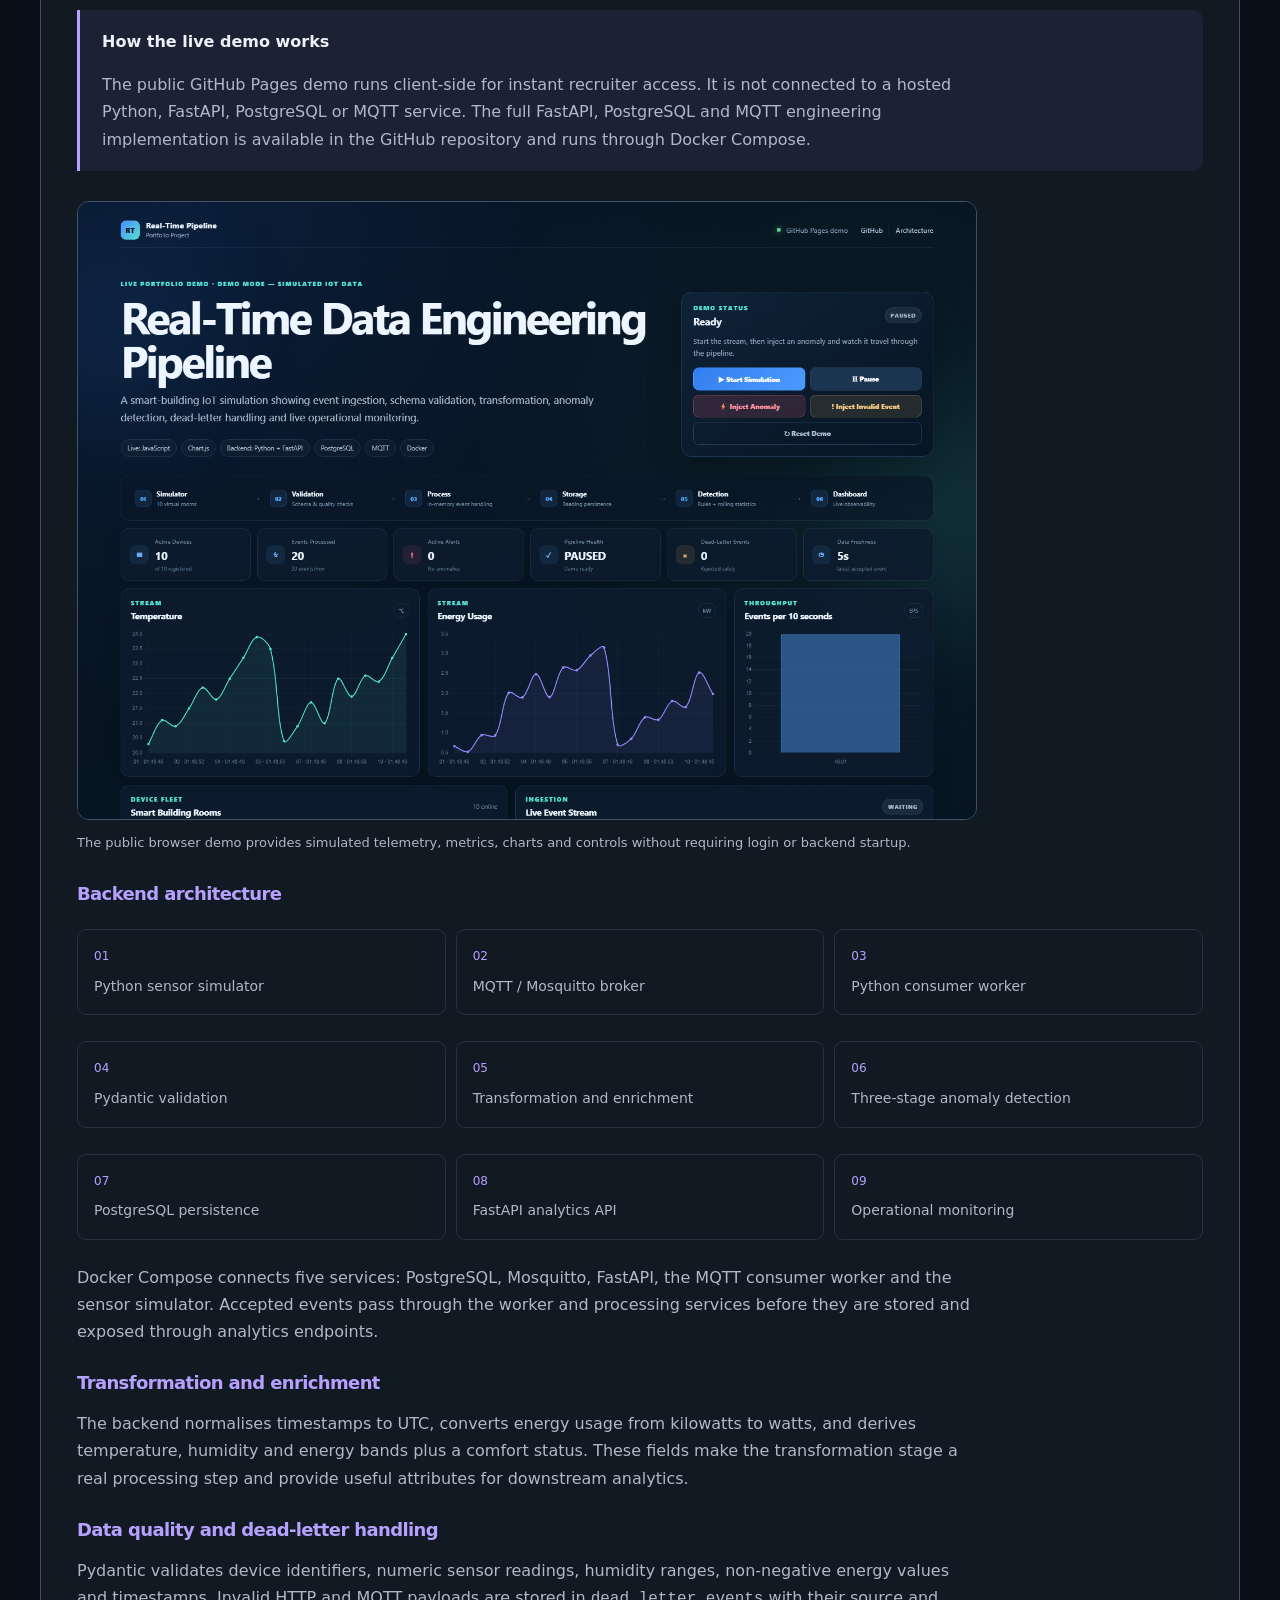
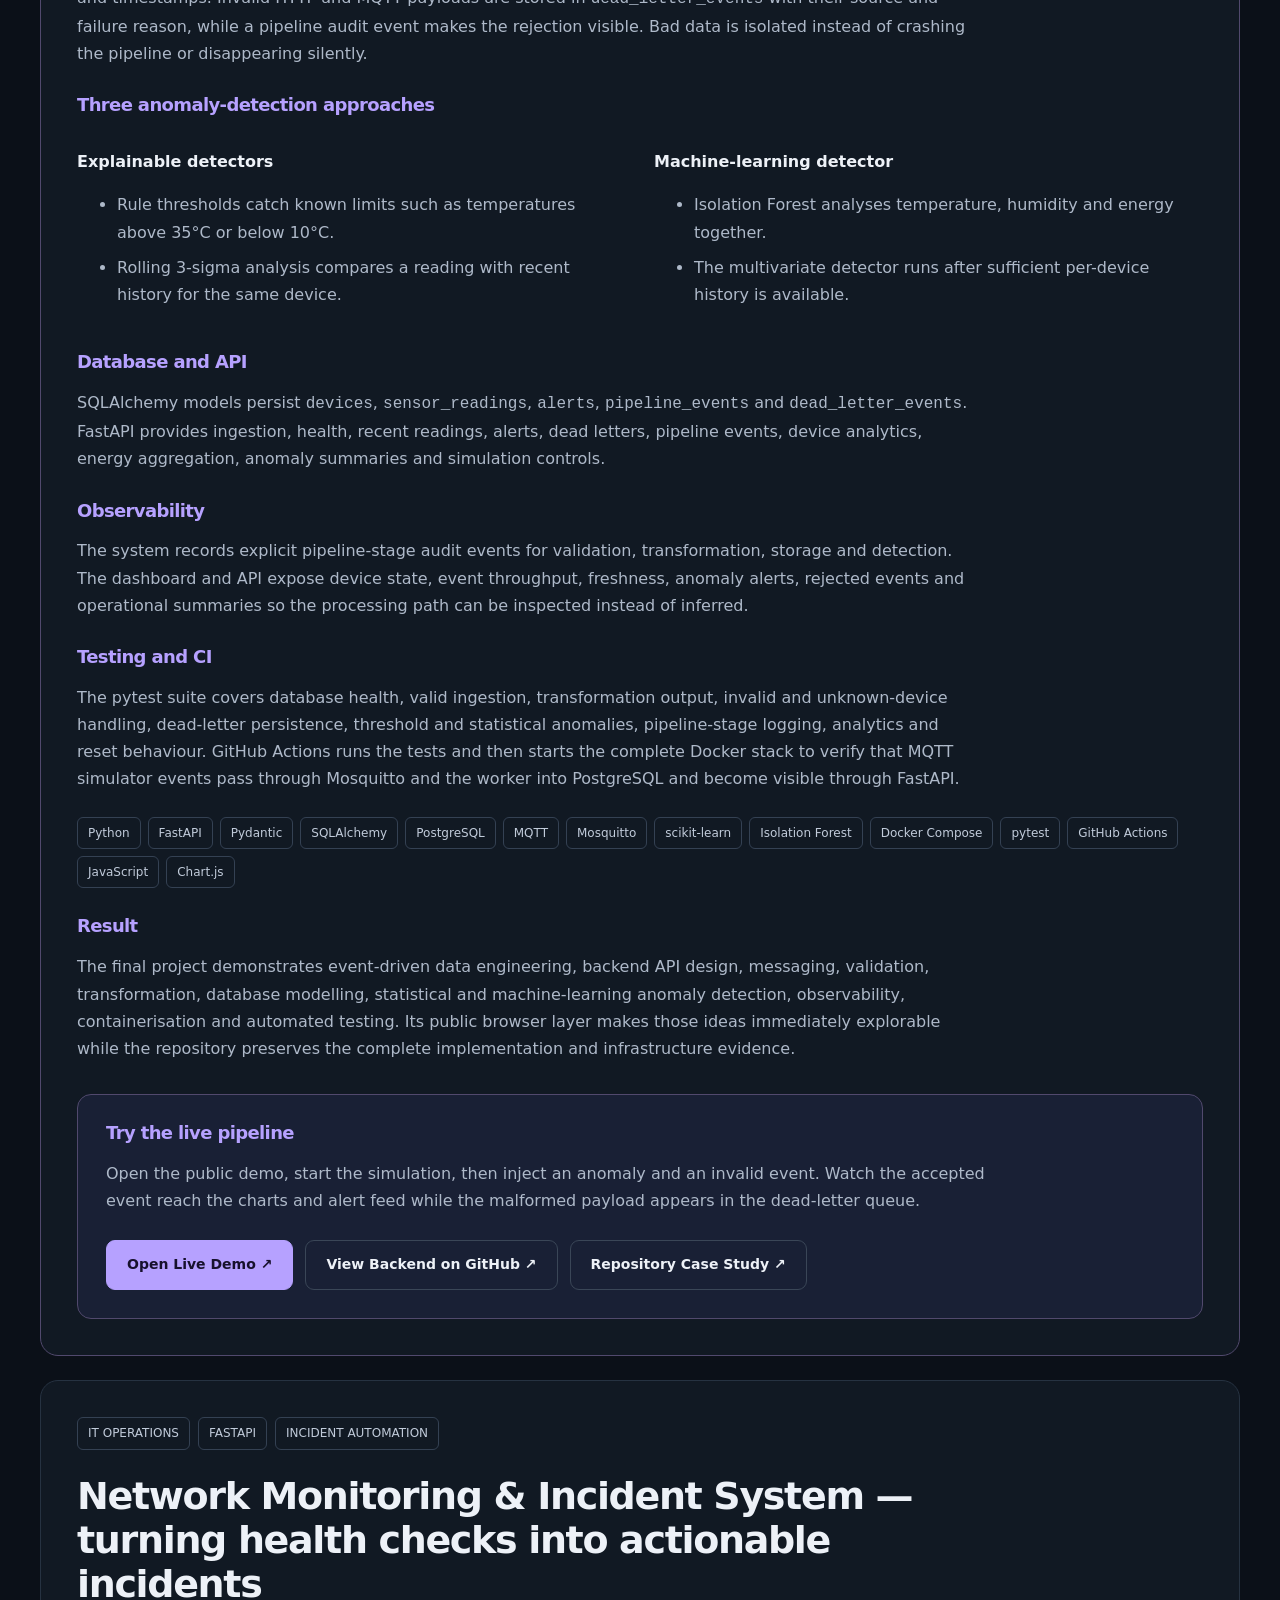
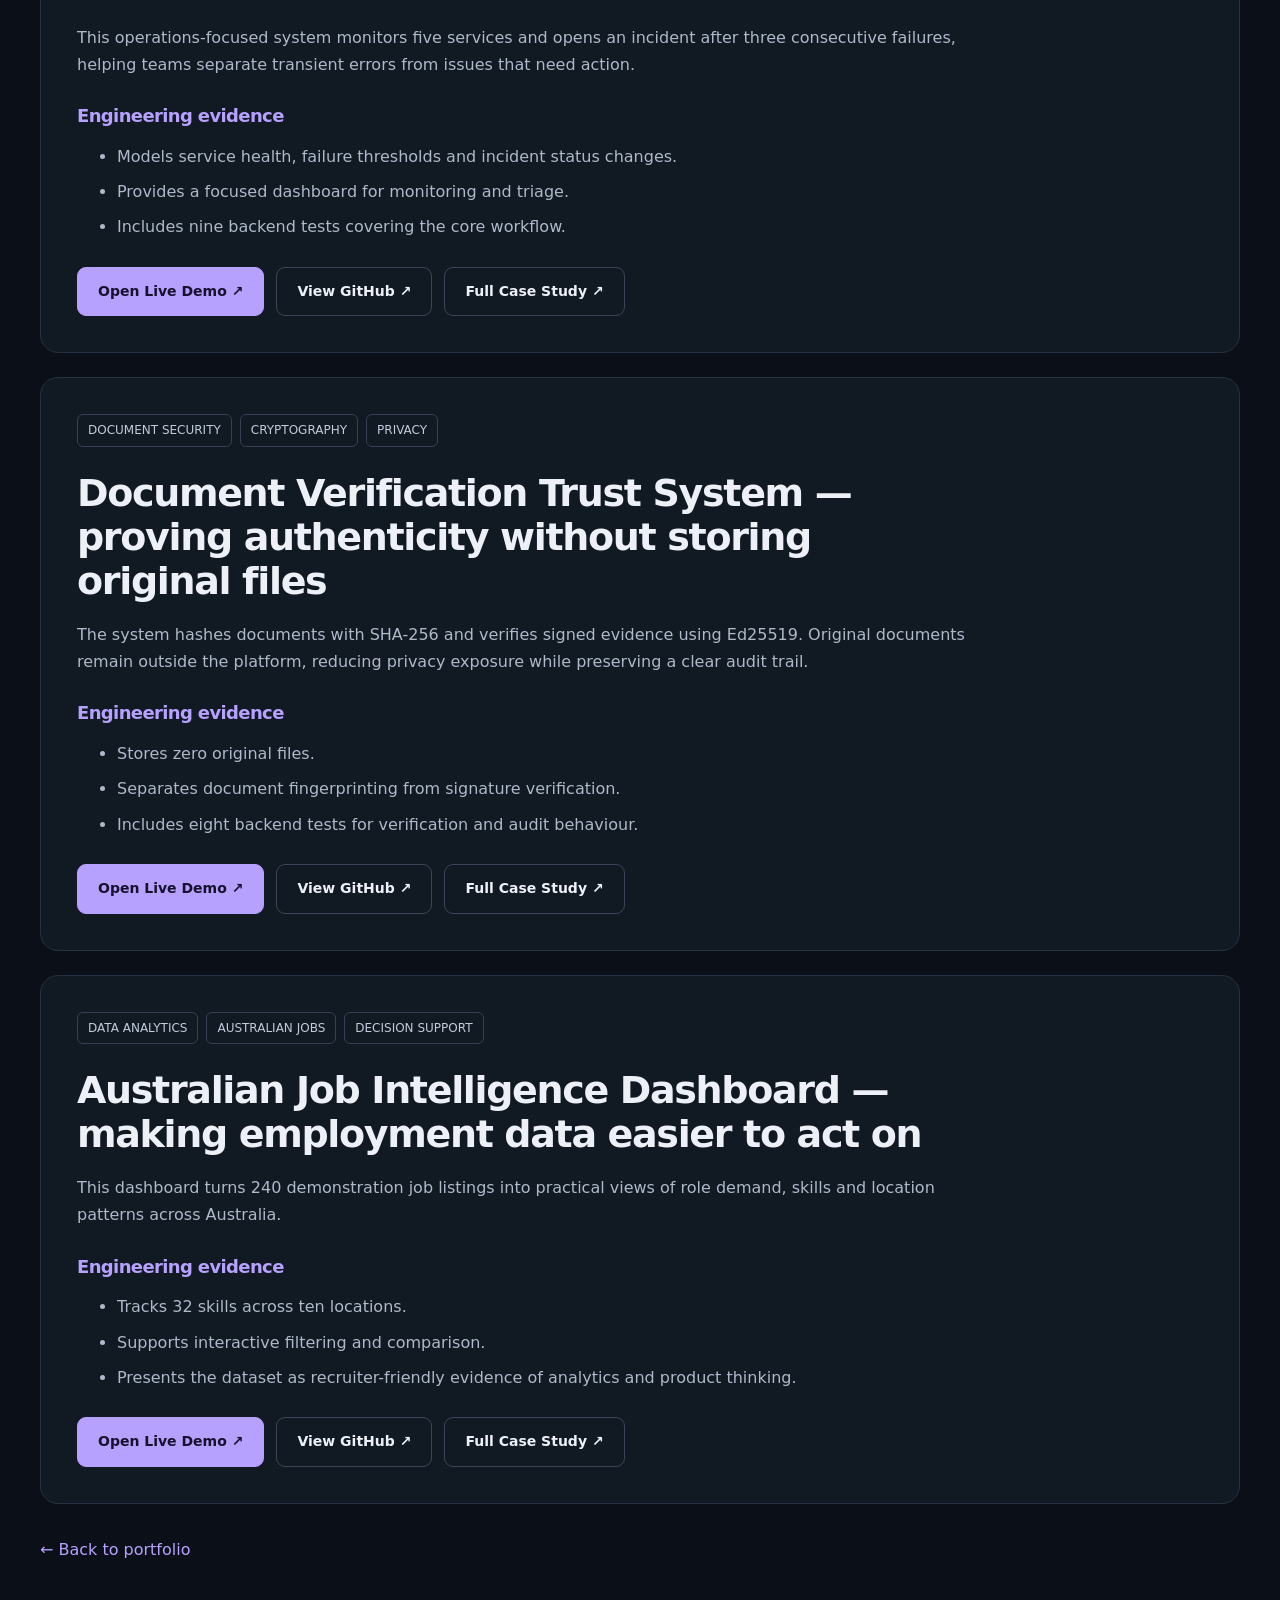
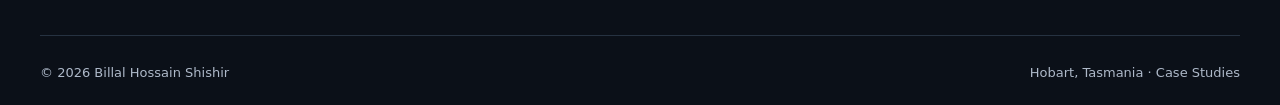
<file: docs/case-studies.html>
<!DOCTYPE html>
<html lang="en">
<head>
  <meta charset="UTF-8" />
  <meta name="viewport" content="width=device-width, initial-scale=1.0" />
  <title>Case Studies | Billal Hossain Shishir</title>
  <meta name="description" content="Case studies for five live projects by Billal Hossain Shishir across AI, data engineering, IT operations, document security and job-market analytics." />
  <meta name="robots" content="index, follow" />
  <meta name="author" content="Billal Hossain Shishir" />
  <meta name="theme-color" content="#0b1018" />
  <link rel="canonical" href="https://billalhossain.com.au/case-studies.html" />
  <link rel="icon" href="assets/favicon.svg" type="image/svg+xml" />

  <meta property="og:type" content="website" />
  <meta property="og:locale" content="en_AU" />
  <meta property="og:site_name" content="Billal Hossain Shishir Portfolio" />
  <meta property="og:title" content="Case Studies | Billal Hossain Shishir" />
  <meta property="og:description" content="Five live project case studies across AI, data engineering, IT operations, document security and job-market analytics." />
  <meta property="og:url" content="https://billalhossain.com.au/case-studies.html" />
  <meta property="og:image" content="https://billalhossain.com.au/assets/billal-hero.jpg" />
  <meta property="og:image:alt" content="Billal Hossain Shishir portfolio" />

  <meta name="twitter:card" content="summary_large_image" />
  <meta name="twitter:title" content="Case Studies | Billal Hossain Shishir" />
  <meta name="twitter:description" content="Five live project case studies across AI, data engineering, IT operations, document security and job-market analytics." />
  <meta name="twitter:image" content="https://billalhossain.com.au/assets/billal-hero.jpg" />

  <link rel="stylesheet" href="styles.css?v=portfolio-advanced" />
  <link rel="stylesheet" href="case-studies.css?v=e5ea1d71b94c" />

  <script type="application/ld+json">
  {
    "@context": "https://schema.org",
    "@type": "CollectionPage",
    "name": "Billal Hossain Shishir Case Studies",
    "url": "https://billalhossain.com.au/case-studies.html",
    "description": "Case studies for five live projects covering AI, real-time data engineering, IT operations, document security and job-market analytics.",
    "author": {
      "@type": "Person",
      "name": "Billal Hossain Shishir",
      "url": "https://billalhossain.com.au/"
    }
  }
  </script>
</head>
<body>
  <a class="skip-link" href="#main-content">Skip to content</a>
  <div class="ambient ambient-a" aria-hidden="true"></div>
  <div class="ambient ambient-b" aria-hidden="true"></div>

  <header class="topbar" id="top">
    <a class="brandmark" href="index.html#home" aria-label="Billal home">
      <span class="logo">BS</span>
      <span class="brandcopy"><strong>Billal Hossain Shishir</strong><small>AI · DATA · SOFTWARE</small></span>
    </a>
    <nav id="main-navigation" class="topnav" aria-label="Main navigation">
      <a href="index.html#home">Home</a>
      <a href="index.html#projects">Projects</a>
      <a class="active" aria-current="page" href="case-studies.html">Case Studies</a>
      <a href="index.html#contact">Contact</a>
    </nav>
    <a class="availability" href="index.html#contact"><span></span> Open to Opportunities <b>→</b></a>
    <button type="button" class="mobile-menu" aria-controls="main-navigation" aria-label="Open menu" aria-expanded="false"><span></span><span></span></button>
  </header>

  <main id="main-content" class="shell case-page">
    <section class="case-intro">
      <div class="eyebrow">BLOG / CASE STUDIES</div>
      <h1>What I built, how I approached it, and what I learned.</h1>
      <p>Five practical write-ups documenting the decisions, testing and technical lessons behind each live flagship project.</p>
    </section>

    <section class="case-list" aria-label="Case studies">
      <article class="case-study glass helpdesk-study" id="ai-helpdesk">
        <div class="case-meta"><span>AI APPLICATION</span><span>FULL-STACK</span><span>MACHINE LEARNING</span><span>IT SUPPORT</span></div>
        <span class="live-badge"><i aria-hidden="true"></i> LIVE PROJECT</span>
        <h2>AI Helpdesk Copilot — building an explainable AI-assisted service desk</h2>
        <p>IT service desks receive large numbers of unstructured support requests. Before a technician can solve an issue, they often need to determine what kind of problem it is, how urgent it may be, what troubleshooting information is relevant, and whether similar incidents have already been resolved. I built AI Helpdesk Copilot as a portfolio project to explore how machine learning, transparent business rules, information retrieval and a practical ticketing workflow can work together in one system.</p>
        <dl class="helpdesk-stats"><div><dt>Automated tests</dt><dd>25</dd></div><div><dt>Synthetic training examples</dt><dd>490</dd></div><div><dt>Troubleshooting articles</dt><dd>70</dd></div><div><dt>Support categories</dt><dd>7</dd></div></dl>
        <div class="case-cta"><a class="btn primary" href="https://billalhossainshishir.github.io/ai-helpdesk-copilot/" target="_blank" rel="noopener noreferrer">Live Demo ↗</a><a class="btn outline" href="https://github.com/Billalhossainshishir/ai-helpdesk-copilot" target="_blank" rel="noopener noreferrer">GitHub ↗</a></div>
        <nav class="study-nav" aria-label="AI Helpdesk case study sections"><a href="#helpdesk-workflow">Workflow</a><a href="#helpdesk-ai">How the AI works</a><a href="#helpdesk-technician">Technician dashboard</a><a href="#helpdesk-data">Data & API</a><a href="#helpdesk-decisions">Design decisions</a><a href="#helpdesk-try">Try it yourself</a></nav>
        <h3>The problem</h3>
        <p>A support request often starts as a short piece of free-form text such as “My laptop keeps disconnecting from Wi-Fi” or “I clicked a suspicious link and entered my password.” The system needs to turn that description into useful operational information without hiding important decisions behind a black box.</p>
        <h3>The solution</h3>
        <p>AI Helpdesk Copilot provides an end-to-end support workflow. A customer enters their name, email, device information, issue title and description. The application analyses the request, predicts an IT support category, determines a priority using explainable rules, retrieves relevant troubleshooting articles and allows the customer to create a support ticket. The technician dashboard then provides ticket management, assignment, notes, resolution tracking, similar-incident search and operational analytics.</p>
        <h3 id="helpdesk-workflow">The end-to-end workflow</h3>
        <ol class="workflow-steps"><li>Customer reports an issue</li><li>Machine-learning category prediction</li><li>Explainable priority detection</li><li>Knowledge-base retrieval</li><li>Troubleshooting suggestions</li><li>Support ticket creation</li><li>Technician dashboard</li><li>Assignment and internal notes</li><li>Similar resolved incident search</li><li>Resolution</li><li>Analytics update</li></ol>
        <figure class="study-screenshot"><a href="assets/ai-helpdesk-customer-portal.jpg" target="_blank" rel="noreferrer"><img src="assets/ai-helpdesk-customer-portal.jpg" width="650" height="850" alt="Customer portal and AI triage results for a fictional Wi-Fi support request" loading="lazy" decoding="async" /></a><figcaption>Public demo customer portal with fictional requester details. Click to inspect the full screenshot.</figcaption></figure>
        <h3 id="helpdesk-ai">How the AI works</h3>
        <p>The project deliberately combines machine learning with deterministic rules. Ticket category prediction uses TF-IDF text features with Logistic Regression to predict one of seven support categories.</p>
        <div class="tags" aria-label="Support categories"><span>Network</span><span>Hardware</span><span>Software</span><span>Account</span><span>Email</span><span>Security</span><span>Other</span></div>
        <h4>Training data</h4>
        <p>The repository contains 490 synthetic, portfolio-safe IT support examples. The dataset demonstrates the complete model-training and serving workflow without exposing real customer support data.</p>
        <aside class="evidence-note"><strong>What the evaluation shows</strong><p>The synthetic dataset is intentionally controlled. Its evaluation results demonstrate that the ML pipeline works correctly; they do not represent expected accuracy in a real production service desk.</p></aside>
        <h3>Explainable priority rules</h3>
        <p>Priority is deliberately rule-based. Support urgency depends on operational impact, so the system keeps this decision transparent and controllable. It considers security incidents, account compromise, major outages, business-impacting connectivity problems and less urgent routine requests.</p>
        <div class="tags" aria-label="Priority levels"><span>Low</span><span>Medium</span><span>High</span><span>Critical</span></div>
        <p>This separation allows machine learning to handle text categorisation while operational priority remains explainable and auditable.</p>
        <h3>Troubleshooting retrieval</h3>
        <p>After analysing an issue, the application searches 70 troubleshooting knowledge articles and returns the three most relevant matches. Retrieval uses TF-IDF cosine similarity so the relationship between the reported issue and the suggested guidance remains understandable. The interface exposes retrieval similarity and identifiable source articles.</p>
        <h3 id="helpdesk-technician">Technician workflow</h3>
        <p>The technician dashboard turns AI analysis into a usable service-management workflow. Technicians can search and filter tickets, assign incidents, change status, add internal notes, inspect requester information, find similar resolved incidents and record final resolutions. Newly submitted customer tickets appear automatically without requiring a manual page refresh.</p>
        <div class="study-columns"><div><h4>Operational analytics</h4><ul><li>Open and critical ticket counts</li><li>Resolved today, average resolution time and resolution rate</li><li>Category and priority distribution</li><li>Daily ticket volume</li></ul></div><div><h4>Incident management</h4><ul><li>Status, priority and category filters</li><li>Requester search and ticket assignment</li><li>Technician notes and resolution workflow</li><li>Similar resolved incident matching</li></ul></div></div>
        <figure class="study-screenshot"><a href="assets/ai-helpdesk-technician-dashboard.jpg" target="_blank" rel="noreferrer"><img src="assets/ai-helpdesk-technician-dashboard.jpg" width="725" height="900" alt="Public demo technician dashboard showing KPI cards, charts, filters and a queue filtered to synthetic demo tickets" loading="lazy" decoding="async" /></a><figcaption>Technician dashboard filtered to demo tickets. Metrics are a snapshot of the public demo, not production results.</figcaption></figure>
        <h3>Learning from resolved incidents</h3>
        <p>For active tickets, the system compares the issue with previously resolved incidents using TF-IDF similarity. This gives technicians another source of evidence by showing how related problems were handled previously. These matches are retrieved from operational ticket history, not generated by an LLM.</p>
        <h3 id="helpdesk-data">Data model</h3>
        <p>The full backend implementation uses SQLAlchemy with PostgreSQL support and a SQLite fallback for lightweight local development. The public GitHub Pages demo runs entirely in the browser and uses localStorage for demonstration data rather than a hosted database.</p>
        <div class="table-scroll" role="region" aria-label="Database tables" tabindex="0"><table class="study-table"><thead><tr><th scope="col">Table</th><th scope="col">Responsibility</th></tr></thead><tbody><tr><td><code>tickets</code></td><td>Ticket number, requester name and email, title, description, device type, category, priority, status, assigned technician, creation and resolution times, and final resolution.</td></tr><tr><td><code>ticket_notes</code></td><td>Notes linked to tickets, with author, note text and creation time.</td></tr><tr><td><code>knowledge_base</code></td><td>Article title, category, problem, solution and retrieval keywords.</td></tr></tbody></table></div>
        <p>Ticket statuses: Open · In Progress · Waiting · Resolved · Closed.</p>
        <h3>Backend and API design</h3>
        <p>The full engineering implementation is built around a FastAPI backend with validated API endpoints for AI analysis, ticket management, technician notes, similar-incident retrieval, resolution and analytics.</p>
        <details class="api-details"><summary>Explore the API endpoints</summary><div class="table-scroll" role="region" aria-label="API endpoints" tabindex="0"><table class="study-table"><thead><tr><th scope="col">Method</th><th scope="col">Endpoint</th><th scope="col">Purpose</th></tr></thead><tbody><tr><td>POST</td><td><code>/analyse-issue</code></td><td>Analyse the complete support request</td></tr><tr><td>POST</td><td><code>/predict-category</code></td><td>Predict an IT support category</td></tr><tr><td>POST</td><td><code>/predict-priority</code></td><td>Apply explainable priority rules</td></tr><tr><td>POST</td><td><code>/suggest-solution</code></td><td>Retrieve troubleshooting articles</td></tr><tr><td>POST</td><td><code>/tickets</code></td><td>Create a support ticket</td></tr><tr><td>GET</td><td><code>/tickets</code></td><td>Search and filter tickets</td></tr><tr><td>GET</td><td><code>/tickets/{id}</code></td><td>Inspect a ticket</td></tr><tr><td>PATCH</td><td><code>/tickets/{id}</code></td><td>Update status and assignment</td></tr><tr><td>POST</td><td><code>/tickets/{id}/notes</code></td><td>Add a technician note</td></tr><tr><td>GET</td><td><code>/tickets/{id}/similar</code></td><td>Find similar resolved incidents</td></tr><tr><td>POST</td><td><code>/tickets/{id}/resolve</code></td><td>Record a resolution</td></tr><tr><td>GET</td><td><code>/analytics</code></td><td>Read operational metrics</td></tr><tr><td>GET</td><td><code>/health</code></td><td>Check service health</td></tr></tbody></table></div></details>
        <p><a class="text-link" href="https://github.com/Billalhossainshishir/ai-helpdesk-copilot" target="_blank" rel="noopener noreferrer">Explore the implementation and documentation ↗</a></p>
        <h3>Testing and reliability</h3>
        <p>The project includes 25 automated tests using pytest and FastAPI TestClient. Tests cover ticket CRUD operations, automatic triage, classifier output, priority rules, knowledge retrieval, technician notes, similar-incident search, analytics and frontend routes. GitHub Actions runs the automated test suite when changes are pushed to the repository.</p>
        <h3>Portfolio deployment strategy</h3>
        <p>The recruiter-facing demo is hosted on GitHub Pages and runs client-side so it opens instantly without credentials, container startup or backend wake-up time. The repository contains the complete FastAPI application, SQLAlchemy models, PostgreSQL configuration, trained scikit-learn classifier, retrieval logic, tests and Docker Compose setup. That full implementation can be run locally or with Docker; the public GitHub Pages demo does not claim to be a hosted FastAPI/PostgreSQL deployment.</p>
        <div class="tags"><span>Python</span><span>FastAPI</span><span>PostgreSQL</span><span>SQLAlchemy</span><span>scikit-learn</span><span>TF-IDF</span><span>Logistic Regression</span><span>JavaScript</span><span>Chart.js</span><span>pytest</span><span>Docker</span><span>Docker Compose</span><span>GitHub Pages</span><span>GitHub Actions</span></div>
        <h3 id="helpdesk-decisions">Key design decisions</h3>
        <dl class="design-decisions"><div><dt>CRUD before AI</dt><dd>The basic ticket-management workflow remains useful independently of the machine-learning component.</dd></div><div><dt>Classical ML baseline</dt><dd>TF-IDF and Logistic Regression provide a reproducible, explainable baseline for ticket classification.</dd></div><div><dt>Transparent priority rules</dt><dd>Urgency is treated as an operational business decision rather than an opaque prediction.</dd></div><div><dt>Visible retrieval evidence</dt><dd>Troubleshooting recommendations are connected to identifiable knowledge-base matches.</dd></div><div><dt>Synthetic demo data</dt><dd>Training examples, knowledge articles and seeded support tickets are portfolio-safe.</dd></div><div><dt>No recruiter login</dt><dd>The public demo allows a reviewer to understand and test the main workflow quickly.</dd></div></dl>
        <h3>What I learned</h3>
        <p>This project taught me how different parts of a practical software system fit together. Building the classifier was only one part of the work. I also had to think about API contracts, persistence, user workflows, explainable decisions, retrieval, testing, dashboard reliability and deployment. One of the most useful lessons was that AI features are more valuable when they support a clear operational workflow rather than existing as isolated model predictions.</p>
        <section class="try-system" id="helpdesk-try" aria-labelledby="helpdesk-try-heading"><h3 id="helpdesk-try-heading">Try the live system</h3><p>The public demo requires no login and uses a browser-safe demonstration dataset.</p><ol><li>Open the customer portal.</li><li>Describe an IT problem or select a sample issue.</li><li>Analyse the issue.</li><li>Review the predicted category, priority and troubleshooting suggestions.</li><li>Create the support ticket.</li><li>Open the technician dashboard.</li><li>Find the new ticket.</li><li>Assign it, add a note and change its status.</li><li>Resolve the incident and observe the analytics update.</li></ol><div class="case-cta"><a class="btn primary" href="https://billalhossainshishir.github.io/ai-helpdesk-copilot/" target="_blank" rel="noopener noreferrer">Open Live Demo ↗</a><a class="btn outline" href="https://github.com/Billalhossainshishir/ai-helpdesk-copilot" target="_blank" rel="noopener noreferrer">View GitHub ↗</a></div></section>
      </article>

      <article class="case-study glass helpdesk-study" id="real-time-pipeline">
        <div class="case-meta"><span>DATA ENGINEERING</span><span>IOT</span><span>BACKEND</span><span>ANOMALY DETECTION</span></div>
        <span class="live-badge"><i aria-hidden="true"></i> LIVE PROJECT · SEP 2026</span>
        <h2>Real-Time Data Engineering Pipeline — from simulated telemetry to operational analytics</h2>
        <p>I built this project to demonstrate practical data-engineering capability beyond notebooks and static dashboards. It processes simulated smart-building sensor events through validation, transformation, persistence, anomaly detection, dead-letter handling and operational monitoring.</p>
        <dl class="helpdesk-stats"><div><dt>Simulated devices</dt><dd>10</dd></div><div><dt>Anomaly methods</dt><dd>3</dd></div><div><dt>Docker services</dt><dd>5</dd></div><div><dt>Backend API tests</dt><dd>9</dd></div></dl>
        <div class="case-cta"><a class="btn primary" href="https://billalhossainshishir.github.io/real-time-data-engineering-pipeline/" target="_blank" rel="noopener noreferrer">Live Demo ↗</a><a class="btn outline" href="https://github.com/Billalhossainshishir/real-time-data-engineering-pipeline" target="_blank" rel="noopener noreferrer">GitHub ↗</a><a class="btn outline" href="https://github.com/Billalhossainshishir/real-time-data-engineering-pipeline/blob/main/docs/architecture.md" target="_blank" rel="noopener noreferrer">Architecture ↗</a></div>
        <nav class="study-nav" aria-label="Real-Time Data Engineering Pipeline case study sections"><a href="#pipeline-solution">Solution</a><a href="#pipeline-architecture">Architecture</a><a href="#pipeline-quality">Data quality</a><a href="#pipeline-anomalies">Anomaly detection</a><a href="#pipeline-observability">Observability</a><a href="#pipeline-testing">Testing</a></nav>
        <h3>The problem</h3>
        <p>A polished chart shows the final output, but it does not explain how raw events become trustworthy operational data. I wanted the project to make ingestion, schema enforcement, failure isolation, enrichment, persistence and detection visible while remaining quick for a recruiter to explore.</p>
        <h3 id="pipeline-solution">The solution</h3>
        <p>The project combines an instant public demonstration with a deeper engineering implementation. The GitHub Pages experience simulates 10 smart-building rooms in the browser and lets a visitor start or pause the stream, inject an anomaly, inject malformed data and reset the system. The repository contains the complete server-side pipeline.</p>
        <aside class="evidence-note"><strong>How the live demo works</strong><p>The public GitHub Pages demo runs client-side for instant recruiter access. It is not connected to a hosted Python, FastAPI, PostgreSQL or MQTT service. The full FastAPI, PostgreSQL and MQTT engineering implementation is available in the GitHub repository and runs through Docker Compose.</p></aside>
        <figure class="study-screenshot"><a href="assets/real-time-pipeline-dashboard.png" target="_blank" rel="noopener noreferrer"><img src="assets/real-time-pipeline-dashboard.png" width="1600" height="1100" alt="Real-Time Data Engineering Pipeline browser demo showing simulated IoT metrics, processing stages and live charts" loading="lazy" decoding="async" /></a><figcaption>The public browser demo provides simulated telemetry, metrics, charts and controls without requiring login or backend startup.</figcaption></figure>
        <h3 id="pipeline-architecture">Backend architecture</h3>
        <ol class="workflow-steps"><li>Python sensor simulator</li><li>MQTT / Mosquitto broker</li><li>Python consumer worker</li><li>Pydantic validation</li><li>Transformation and enrichment</li><li>Three-stage anomaly detection</li><li>PostgreSQL persistence</li><li>FastAPI analytics API</li><li>Operational monitoring</li></ol>
        <p>Docker Compose connects five services: PostgreSQL, Mosquitto, FastAPI, the MQTT consumer worker and the sensor simulator. Accepted events pass through the worker and processing services before they are stored and exposed through analytics endpoints.</p>
        <h3>Transformation and enrichment</h3>
        <p>The backend normalises timestamps to UTC, converts energy usage from kilowatts to watts, and derives temperature, humidity and energy bands plus a comfort status. These fields make the transformation stage a real processing step and provide useful attributes for downstream analytics.</p>
        <h3 id="pipeline-quality">Data quality and dead-letter handling</h3>
        <p>Pydantic validates device identifiers, numeric sensor readings, humidity ranges, non-negative energy values and timestamps. Invalid HTTP and MQTT payloads are stored in <code>dead_letter_events</code> with their source and failure reason, while a pipeline audit event makes the rejection visible. Bad data is isolated instead of crashing the pipeline or disappearing silently.</p>
        <h3 id="pipeline-anomalies">Three anomaly-detection approaches</h3>
        <div class="study-columns"><div><h4>Explainable detectors</h4><ul><li>Rule thresholds catch known limits such as temperatures above 35°C or below 10°C.</li><li>Rolling 3-sigma analysis compares a reading with recent history for the same device.</li></ul></div><div><h4>Machine-learning detector</h4><ul><li>Isolation Forest analyses temperature, humidity and energy together.</li><li>The multivariate detector runs after sufficient per-device history is available.</li></ul></div></div>
        <h3>Database and API</h3>
        <p>SQLAlchemy models persist <code>devices</code>, <code>sensor_readings</code>, <code>alerts</code>, <code>pipeline_events</code> and <code>dead_letter_events</code>. FastAPI provides ingestion, health, recent readings, alerts, dead letters, pipeline events, device analytics, energy aggregation, anomaly summaries and simulation controls.</p>
        <h3 id="pipeline-observability">Observability</h3>
        <p>The system records explicit pipeline-stage audit events for validation, transformation, storage and detection. The dashboard and API expose device state, event throughput, freshness, anomaly alerts, rejected events and operational summaries so the processing path can be inspected instead of inferred.</p>
        <h3 id="pipeline-testing">Testing and CI</h3>
        <p>The pytest suite covers database health, valid ingestion, transformation output, invalid and unknown-device handling, dead-letter persistence, threshold and statistical anomalies, pipeline-stage logging, analytics and reset behaviour. GitHub Actions runs the tests and then starts the complete Docker stack to verify that MQTT simulator events pass through Mosquitto and the worker into PostgreSQL and become visible through FastAPI.</p>
        <div class="tags"><span>Python</span><span>FastAPI</span><span>Pydantic</span><span>SQLAlchemy</span><span>PostgreSQL</span><span>MQTT</span><span>Mosquitto</span><span>scikit-learn</span><span>Isolation Forest</span><span>Docker Compose</span><span>pytest</span><span>GitHub Actions</span><span>JavaScript</span><span>Chart.js</span></div>
        <h3>Result</h3>
        <p>The final project demonstrates event-driven data engineering, backend API design, messaging, validation, transformation, database modelling, statistical and machine-learning anomaly detection, observability, containerisation and automated testing. Its public browser layer makes those ideas immediately explorable while the repository preserves the complete implementation and infrastructure evidence.</p>
        <section class="try-system" aria-labelledby="pipeline-try-heading"><h3 id="pipeline-try-heading">Try the live pipeline</h3><p>Open the public demo, start the simulation, then inject an anomaly and an invalid event. Watch the accepted event reach the charts and alert feed while the malformed payload appears in the dead-letter queue.</p><div class="case-cta"><a class="btn primary" href="https://billalhossainshishir.github.io/real-time-data-engineering-pipeline/" target="_blank" rel="noopener noreferrer">Open Live Demo ↗</a><a class="btn outline" href="https://github.com/Billalhossainshishir/real-time-data-engineering-pipeline" target="_blank" rel="noopener noreferrer">View Backend on GitHub ↗</a><a class="btn outline" href="https://github.com/Billalhossainshishir/real-time-data-engineering-pipeline/blob/main/docs/case-study.md" target="_blank" rel="noopener noreferrer">Repository Case Study ↗</a></div></section>
      </article>

      <article class="case-study glass" id="network-monitoring">
        <div class="case-meta"><span>IT OPERATIONS</span><span>FASTAPI</span><span>INCIDENT AUTOMATION</span></div>
        <h2>Network Monitoring &amp; Incident System — turning health checks into actionable incidents</h2>
        <p>This operations-focused system monitors five services and opens an incident after three consecutive failures, helping teams separate transient errors from issues that need action.</p>
        <h3>Engineering evidence</h3>
        <ul><li>Models service health, failure thresholds and incident status changes.</li><li>Provides a focused dashboard for monitoring and triage.</li><li>Includes nine backend tests covering the core workflow.</li></ul>
        <div class="case-cta"><a class="btn primary" href="https://billalhossainshishir.github.io/network-monitoring-incident-system/" target="_blank" rel="noopener noreferrer">Open Live Demo ↗</a><a class="btn outline" href="https://github.com/Billalhossainshishir/network-monitoring-incident-system" target="_blank" rel="noopener noreferrer">View GitHub ↗</a><a class="btn outline" href="https://github.com/Billalhossainshishir/network-monitoring-incident-system/blob/main/docs/CASE_STUDY.md" target="_blank" rel="noopener noreferrer">Full Case Study ↗</a></div>
      </article>

      <article class="case-study glass" id="document-verification">
        <div class="case-meta"><span>DOCUMENT SECURITY</span><span>CRYPTOGRAPHY</span><span>PRIVACY</span></div>
        <h2>Document Verification Trust System — proving authenticity without storing original files</h2>
        <p>The system hashes documents with SHA-256 and verifies signed evidence using Ed25519. Original documents remain outside the platform, reducing privacy exposure while preserving a clear audit trail.</p>
        <h3>Engineering evidence</h3>
        <ul><li>Stores zero original files.</li><li>Separates document fingerprinting from signature verification.</li><li>Includes eight backend tests for verification and audit behaviour.</li></ul>
        <div class="case-cta"><a class="btn primary" href="https://billalhossainshishir.github.io/document-verification-trust-system/" target="_blank" rel="noopener noreferrer">Open Live Demo ↗</a><a class="btn outline" href="https://github.com/Billalhossainshishir/document-verification-trust-system" target="_blank" rel="noopener noreferrer">View GitHub ↗</a><a class="btn outline" href="https://github.com/Billalhossainshishir/document-verification-trust-system/blob/main/docs/CASE_STUDY.md" target="_blank" rel="noopener noreferrer">Full Case Study ↗</a></div>
      </article>

      <article class="case-study glass" id="job-intelligence">
        <div class="case-meta"><span>DATA ANALYTICS</span><span>AUSTRALIAN JOBS</span><span>DECISION SUPPORT</span></div>
        <h2>Australian Job Intelligence Dashboard — making employment data easier to act on</h2>
        <p>This dashboard turns 240 demonstration job listings into practical views of role demand, skills and location patterns across Australia.</p>
        <h3>Engineering evidence</h3>
        <ul><li>Tracks 32 skills across ten locations.</li><li>Supports interactive filtering and comparison.</li><li>Presents the dataset as recruiter-friendly evidence of analytics and product thinking.</li></ul>
        <div class="case-cta"><a class="btn primary" href="https://billalhossainshishir.github.io/australian-job-intelligence-dashboard/" target="_blank" rel="noopener noreferrer">Open Live Demo ↗</a><a class="btn outline" href="https://github.com/Billalhossainshishir/australian-job-intelligence-dashboard" target="_blank" rel="noopener noreferrer">View GitHub ↗</a><a class="btn outline" href="https://github.com/Billalhossainshishir/australian-job-intelligence-dashboard/blob/main/docs/case-study.md" target="_blank" rel="noopener noreferrer">Full Case Study ↗</a></div>
      </article>
    </section>

    <a class="back-link" href="index.html">← Back to portfolio</a>
  </main>

  <footer class="shell footer">
    <span>© <span id="year">2026</span> Billal Hossain Shishir</span>
    <span>Hobart, Tasmania · Case Studies</span>
  </footer>
  <script src="script.js?v=portfolio-advanced"></script>
</body>
</html>
</file>
<file: docs/styles.css>
:root {
  color-scheme:dark;
  --bg:#0b1018;
  --panel:#111923;
  --text:#edf1f7;
  --muted:#aeb9c9;
  --line:#263241;
  --accent:#b6a1ff;
  --radius:18px;
  --max:1200px
}


* {
  box-sizing:border-box
}

html {
  scroll-behavior:smooth;
  scroll-padding-top:110px
}

body {
  margin:0;
  background:var(--bg);
  color:var(--text);
  font-family:Inter,Segoe UI,system-ui,sans-serif;
  font-size:16px;
  line-height:1.7
}

a {
  color:inherit;
  text-decoration:none
}

button {
  font:inherit
}

img {
  max-width:100%;
  display:block
}

h1,h2,h3 {
  line-height:1.16;
  letter-spacing:-.035em
}

p {
  color:var(--muted)
}

::selection {
  background:#6951bc;
  color:white
}

.shell {
  width:min(calc(100% - 64px),var(--max));
  margin-inline:auto
}

.ambient {
  display:none
}

.glass {
  background:var(--panel);
  border:1px solid var(--line)
}


.topbar {
  position:sticky;
  top:0;
  z-index:100;
  display:flex;
  align-items:center;
  justify-content:space-between;
  gap:18px;
  min-height:88px;
  padding:16px max(32px,calc((100vw - 1200px)/2));
  background:rgba(11,16,24,.96);
  border-bottom:1px solid var(--line);
  backdrop-filter:blur(16px)
}

.brandmark {
  display:flex;
  align-items:center;
  gap:12px;
  flex-shrink:0
}

.logo {
  display:grid;
  place-items:center;
  width:42px;
  height:42px;
  background:#b6a1ff;
  color:#17112d;
  border-radius:12px;
  font-size:20px;
  font-weight:800;
  letter-spacing:-1px
}

.brandcopy {
  display:flex;
  flex-direction:column;
  line-height:1.4
}

.brandcopy strong {
  font-size:14px
}

.brandcopy small {
  font-size:12px;
  letter-spacing:.12em;
  color:var(--muted)
}

.topnav {
  display:flex;
  gap:2px
}

.topnav a {
  padding:8px 10px;
  border-radius:8px;
  color:var(--muted);
  font-size:14px;
  white-space:nowrap
}

.topnav a:hover,.topnav a.active {
  color:var(--text);
  background:#202a39
}

.availability {
  font-size:14px;
  white-space:nowrap;
  color:var(--accent)
}

.availability span,.availability b {
  display:none
}

.mobile-menu {
  display:none;
  min-width:44px;
  min-height:44px;
  background:transparent;
  border:1px solid var(--line);
  border-radius:8px;
  cursor:pointer
}

.mobile-menu span {
  display:block;
  width:20px;
  height:2px;
  background:var(--text);
  margin:5px auto
}


.btn {
  display:inline-flex;
  align-items:center;
  justify-content:center;
  gap:10px;
  min-height:48px;
  padding:12px 20px;
  border:1px solid #3a4657;
  border-radius:9px;
  font-size:14px;
  font-weight:650;
  transition:background .2s,transform .2s
}

.btn.primary {
  background:#b6a1ff;
  border-color:#b6a1ff;
  color:#17112d
}

.btn:hover {
  transform:translateY(-2px);
  background:#263247
}

.btn.primary:hover {
  background:#c8b8ff
}

.section {
  padding:88px 0;
  border-top:1px solid var(--line)
}

.section-title {
  display:grid;
  grid-template-columns:220px 1fr;
  gap:40px;
  margin-bottom:36px
}

.section-title>p,.eyebrow,.mini-card>span,.contact-kicker {
  font-size:13px;
  letter-spacing:.1em;
  font-weight:600;
  color:var(--accent)
}

.section-title>p {
  margin:7px 0
}

.section-title h2 {
  margin:0;
  font-size:clamp(28px,3.1vw,42px);
  max-width:760px
}

.about-grid {
  display:grid;
  grid-template-columns:1.5fr 1fr 1fr;
  gap:18px
}

.big-card,.mini-card {
  padding:28px;
  border-radius:var(--radius)
}

.big-card h3,.mini-card h3 {
  font-size:23px;
  margin:14px 0
}

.mini-card small {
  font-size:14px;
  color:var(--muted)
}

.stats {
  display:grid;
  gap:16px;
  margin-top:28px;
  padding-top:24px;
  border-top:1px solid var(--line)
}

.stats strong {
  display:block;
  font-size:16px
}

.stats span {
  display:block;
  font-size:14px;
  color:var(--muted)
}


.project-grid {
  display:grid;
  grid-template-columns:repeat(2,minmax(0,1fr));
  gap:20px
}

.project-filters {
  display:flex;
  flex-wrap:wrap;
  gap:9px;
  margin:-8px 0 24px
}

.project-filter {
  min-height:42px;
  padding:8px 15px;
  border:1px solid #344153;
  border-radius:999px;
  background:#111923;
  color:var(--muted);
  cursor:pointer
}

.project-filter:hover,.project-filter.active {
  border-color:var(--accent);
  background:#241f38;
  color:var(--text)
}

.project-card[hidden] {
  display:none
}

.project-card {
  display:flex;
  flex-direction:column;
  padding:30px;
  border-radius:var(--radius);
  transition:border-color .2s
}

.project-card:hover {
  border-color:#7e6bac
}

.project-card.featured {
  background:#171e30;
  border-color:#4a4164
}

.project-head {
  display:flex;
  justify-content:space-between;
  gap:14px;
  color:var(--muted);
  font-size:14px
}

.project-head em {
  font-style:normal;
  font-size:12px;
  letter-spacing:.09em;
  color:var(--accent)
}

.project-symbol {
  display:none
}

.project-card h3 {
  font-size:26px;
  margin:28px 0 14px
}

.project-card>p {
  margin:0
}

.tags {
  display:flex;
  flex-wrap:wrap;
  gap:7px;
  margin:24px 0
}

.tags span,.case-meta span {
  font-size:12px;
  padding:5px 10px;
  border:1px solid #344153;
  border-radius:6px;
  color:#c1cbda
}

.project-link {
  margin-top:auto;
  padding-top:16px;
  color:var(--accent);
  font-size:14px;
  font-weight:600
}

.project-link:hover {
  text-decoration:underline
}

.metric-bar {
  display:flex;
  align-items:baseline;
  gap:12px;
  margin-top:20px;
  flex-wrap:wrap
}

.metric-bar b {
  font-size:23px;
  color:var(--text)
}

.metric-bar span {
  font-size:14px;
  color:var(--muted)
}


.skills-grid {
  display:grid;
  grid-template-columns:repeat(3,minmax(0,1fr));
  gap:18px
}

.skill-card {
  padding:26px;
  border-radius:var(--radius)
}

.skill-card>span {
  color:var(--accent);
  font-size:13px
}

.skill-card h3 {
  font-size:21px;
  margin:22px 0 12px
}

.skill-card p {
  margin:0
}

.evidence-skills {
  grid-template-columns:repeat(2,minmax(0,1fr))
}

.evidence-skills .skill-card {
  display:flex;
  flex-direction:column
}

.evidence-skills a {
  margin-top:auto;
  padding-top:20px;
  color:var(--accent);
  font-size:14px;
  font-weight:650
}

.timeline {
  border-radius:var(--radius);
  padding:0 30px
}

.timeline article {
  display:grid;
  grid-template-columns:210px 1fr;
  gap:35px;
  padding:30px 0;
  border-bottom:1px solid var(--line)
}

.timeline article:last-child {
  border-bottom:0
}

.timeline .date {
  font-size:13px;
  color:var(--accent)
}

.timeline span {
  font-size:14px;
  color:var(--muted)
}

.timeline h3 {
  font-size:23px;
  margin:8px 0 12px
}

.timeline p {
  margin:0;
  max-width:750px
}

.engagement-grid,.case-preview-grid {
  display:grid;
  grid-template-columns:repeat(2,minmax(0,1fr));
  gap:18px
}

.engagement-card,.case-preview {
  padding:28px;
  border-radius:var(--radius)
}

.engagement-card>span,.case-type {
  font-size:12px;
  letter-spacing:.08em;
  color:var(--accent)
}

.engagement-card h3,.case-preview h3 {
  font-size:23px;
  margin:18px 0 12px
}

.case-preview a {
  font-size:14px;
  font-weight:600;
  color:var(--accent)
}

.case-preview a:hover {
  text-decoration:underline
}

.contact-card {
  display:grid;
  grid-template-columns:1fr 240px;
  gap:60px;
  padding:42px;
  border-radius:var(--radius)
}

.contact-card h2 {
  font-size:clamp(28px,3.5vw,44px);
  margin:14px 0
}

.contact-buttons {
  display:grid;
  gap:12px;
  align-content:center
}

.footer {
  border-top:1px solid var(--line);
  display:flex;
  justify-content:space-between;
  gap:16px;
  padding-block:26px;
  font-size:13px;
  color:var(--muted)
}


.reveal {
  opacity:1
}

.reveal.reveal-ready {
  opacity:0;
  transform:translateY(12px);
  transition:opacity .45s,transform .45s
}

.reveal.visible {
  opacity:1;
  transform:none
}

a:focus-visible,button:focus-visible {
  outline:3px solid var(--accent);
  outline-offset:4px
}

.skip-link {
  position:fixed;
  top:-100px;
  left:16px;
  z-index:200;
  padding:12px 18px;
  background:var(--panel)
}

.skip-link:focus {
  top:12px
}


@media(max-width:1150px) {
  .availability {
  display:none
}

.about-grid {
  grid-template-columns:1fr 1fr
}

.big-card {
  grid-column:1/-1
}

.stats {
  grid-template-columns:repeat(3,1fr)
}


}


@media(max-width:900px) {
  .brandcopy small {
  display:none
}

.topnav a {
  padding:8px;
  font-size:13px
}

.section-title {
  grid-template-columns:1fr;
  gap:8px
}

.skills-grid {
  grid-template-columns:repeat(2,minmax(0,1fr))
}

.contact-card {
  gap:28px;
  grid-template-columns:1fr 200px
}


}


@media(max-width:760px) {
  .shell {
  width:calc(100% - 36px)
}

.topbar {
  min-height:74px;
  padding:14px 18px
}

.brandcopy strong {
  font-size:13px
}

.mobile-menu {
  display:block
}

.topnav {
  display:none;
  position:absolute;
  left:18px;
  right:18px;
  top:74px;
  flex-direction:column;
  padding:10px;
  background:#111923;
  border:1px solid var(--line);
  border-radius:12px
}

.topnav.open {
  display:flex
}

.topnav a {
  font-size:16px;
  padding:10px 14px
}

.section {
  padding:56px 0
}

.about-grid,.project-grid,.skills-grid,.engagement-grid,.case-preview-grid,.contact-card {
  grid-template-columns:1fr
}

.stats {
  grid-template-columns:1fr
}

.project-card,.big-card,.mini-card,.contact-card {
  padding:24px
}

.timeline {
  padding:0 24px
}

.timeline article {
  grid-template-columns:1fr;
  gap:10px
}

.footer {
  flex-direction:column;
  font-size:12px
}

html:not(.js) .topbar {
  position:relative;
  flex-wrap:wrap
}

html:not(.js) .topnav {
  position:static;
  display:flex;
  flex-basis:100%
}

html:not(.js) .mobile-menu {
  display:none
}


}


@media(prefers-reduced-motion:reduce) {
  html {
  scroll-behavior:auto
}

*,*::before,*::after {
  animation:none!important;
  transition:none!important
}


}

/* Featured live application and shared evidence metrics. */
.helpdesk-feature {
  grid-column: 1 / -1;
  display: grid;
  grid-template-columns: minmax(0, 1.15fr) minmax(0, 1fr);
  gap: 36px;
  background: linear-gradient(130deg, #182037, #111923);
  border-color: #51496d;
}
.helpdesk-copy { min-width: 0; }
.project-title-row { display: flex; align-items: center; flex-wrap: wrap; gap: 12px; margin: 24px 0 16px; }
.project-title-row h3 { margin: 0; font-size: clamp(28px, 3vw, 36px); }
.helpdesk-copy > p { margin: 0; }
.live-badge { display: inline-flex; align-items: center; gap: 7px; padding: 5px 9px; border: 1px solid #365b50; border-radius: 6px; background: #142e28; color: #acf0cb; font-size: 12px; font-weight: 650; white-space: nowrap; }
.live-badge i { width: 6px; height: 6px; border-radius: 50%; background: #8fe0af; }
.helpdesk-stats { display: grid; grid-template-columns: repeat(3, minmax(0, 1fr)); margin: 22px 0; border-block: 1px solid var(--line); padding: 18px 0; gap: 16px; }
.helpdesk-stats > div { display: flex; flex-direction: column-reverse; justify-content: end; gap: 4px; }
.helpdesk-stats dt { font-size: 13px; line-height: 1.5; color: var(--muted); }
.helpdesk-stats dd { margin: 0; font-size: 30px; line-height: 1.2; font-weight: 650; color: var(--text); }
.project-actions { display: flex; flex-wrap: wrap; gap: 10px; margin-top: 24px; }
.project-screenshot { min-width: 0; margin: 0; align-self: center; }
.project-screenshot a { display: block; aspect-ratio: 16 / 10; border: 1px solid #40516b; border-radius: 12px; overflow: hidden; background: #0d1622; }
.project-screenshot picture { display:block; width:100%; height:100%; }
.project-screenshot img { width: 100%; height: 100%; object-fit: cover; object-position: top; transition:transform .35s ease; }
.project-screenshot a:hover img { transform:scale(1.025); }
.project-screenshot figcaption { margin-top: 12px; font-size: 13px; color: var(--muted); }
.helpdesk-preview { grid-column: 1 / -1; border-color: #51496d; }
.helpdesk-preview p { max-width: 780px; }
@media (max-width: 1000px) {
  .helpdesk-feature { grid-template-columns: 1fr; }
  .project-screenshot { width: min(100%, 720px); justify-self: center; }
}
@media (max-width: 480px) {
  .helpdesk-stats { grid-template-columns: repeat(2, minmax(0, 1fr)); }
  .project-head { flex-wrap: wrap; }
  .project-actions .btn { flex: 1 1 auto; }
}
</file>
<file: docs/home.css>
.hero {
  display:grid;
  grid-template-columns:1.2fr 1fr;
  align-items:center;
  gap:72px;
  padding-block:72px 80px
}

.hero-kicker {
  display:flex;
  align-items:center;
  gap:12px;
  margin:0 0 24px;
  font-size:13px;
  letter-spacing:.12em;
  text-transform:uppercase;
  color:var(--accent)
}

.hero-kicker::before {
  content:'';
  width:26px;
  height:1px;
  background:var(--accent)
}

.hero h1 {
  font-size:clamp(44px,5.6vw,72px);
  line-height:1.06;
  margin:0;
  font-weight:650;
  letter-spacing:-.055em
}

.hero h1 span {
  display:block;
  color:var(--accent)
}

.hero-role {
  font-size:20px;
  color:var(--text);
  margin:24px 0 16px
}

.hero-intro {
  max-width:520px;
  font-size:17px;
  margin:0
}

.hero-actions {
  display:flex;
  gap:12px;
  flex-wrap:wrap;
  margin:30px 0
}

.hero-details {
  display:flex;
  gap:10px 22px;
  flex-wrap:wrap;
  color:var(--muted);
  font-size:13px;
  padding-top:22px;
  border-top:1px solid var(--line)
}

.hero-proof {
  display:grid;
  grid-template-columns:repeat(3,minmax(0,1fr));
  gap:12px;
  margin:24px 0 0;
  padding:0
}

.hero-proof div {
  padding:13px 14px;
  border:1px solid var(--line);
  border-radius:10px;
  background:#101823
}

.hero-proof dt {
  color:var(--muted);
  font-size:11px;
  line-height:1.4;
  text-transform:uppercase;
  letter-spacing:.07em
}

.hero-proof dd {
  margin:4px 0 0;
  color:var(--text);
  font-size:16px;
  font-weight:650
}

.portrait-card {
  margin:0;
  position:relative;
  min-width:0
}

.portrait-frame {
  aspect-ratio:4/5;
  overflow:hidden;
  border-radius:24px;
  background:#17212e;
  border:1px solid #344052
}

.portrait-frame img {
  width:100%;
  height:100%;
  object-fit:cover;
  object-position:center top
}

.portrait-card figcaption {
  display:flex;
  justify-content:space-between;
  gap:16px;
  margin-top:16px;
  font-size:13px;
  color:var(--muted)
}

.portrait-card figcaption span:first-child {
  color:var(--text)
}


@media(max-width:1000px) {
  .hero {
  gap:36px;
  padding-block:52px 64px
}

.hero h1 {
  font-size:clamp(40px,6vw,62px)
}


}

@media(max-width:760px) {
  .hero {
  grid-template-columns:1fr;
  gap:36px;
  padding-block:40px 52px
}

.hero h1 {
  font-size:clamp(42px,11vw,66px)
}

.hero-role {
  font-size:18px
}

.hero-intro {
  font-size:16px
}

.portrait-card {
  width:min(100%,420px);
  justify-self:center
}

.hero-actions .btn {
  flex:1
}

.hero-kicker {
  font-size:12px
}

}
</file>
<file: docs/case-studies.css>
.case-page {
  padding-top:64px;
  padding-bottom:72px
}

.case-intro {
  max-width:860px
}

.case-intro h1 {
  font-size:clamp(36px,5vw,62px);
  margin:16px 0 24px
}

.case-intro p {
  max-width:740px;
  font-size:17px
}

.case-list {
  display:grid;
  gap:24px;
  margin-top:48px
}

.case-study {
  padding:36px;
  border-radius:var(--radius);
  scroll-margin-top:110px
}

.case-meta {
  display:flex;
  flex-wrap:wrap;
  gap:8px;
  margin-bottom:24px
}

.case-study h2 {
  max-width:850px;
  font-size:clamp(26px,3.2vw,38px);
  margin:0 0 18px
}

.case-study h3 {
  font-size:18px;
  color:var(--accent);
  margin:28px 0 10px
}

.case-study p,.case-study ul {
  max-width:900px;
  color:var(--muted)
}

.case-study li {
  margin:8px 0
}

.case-cta {
  display:flex;
  flex-wrap:wrap;
  gap:12px;
  margin-top:26px
}

.back-link {
  display:inline-block;
  margin-top:32px;
  color:var(--accent)
}

@media(max-width:760px) {
  .case-page {
  padding-top:40px
}

.case-study {
  padding:24px
}

.case-intro p {
  font-size:16px
}


}

/* Long-form Helpdesk case study. */
.helpdesk-study { border-color: #51496d; }
.helpdesk-study > .live-badge { margin-bottom: 16px; }
.helpdesk-study h3[id], .try-system { scroll-margin-top: 110px; }
.helpdesk-study h4 { margin: 22px 0 8px; font-size: 16px; color: var(--text); }
.study-nav { display: flex; flex-wrap: wrap; gap: 8px 20px; margin: 30px 0; padding-block: 18px; border-block: 1px solid var(--line); }
.study-nav a, .text-link { color: var(--accent); text-decoration: underline; text-underline-offset: 4px; font-size: 14px; }
.workflow-steps { display: grid; grid-template-columns: repeat(3, minmax(0, 1fr)); list-style: none; counter-reset: workflow; padding: 0; gap: 10px; }
.workflow-steps li { counter-increment: workflow; border: 1px solid var(--line); padding: 16px; border-radius: 9px; color: var(--muted); font-size: 14px; }
.workflow-steps li::before { content: counter(workflow, decimal-leading-zero); display: block; color: var(--accent); margin-bottom: 8px; font-size: 12px; }
.study-screenshot { margin: 30px 0; }
.study-screenshot a { display: block; max-width: 900px; border-radius: 12px; overflow: hidden; border: 1px solid #40516b; background: #f5f7fc; }
.study-screenshot img { width: 100%; height: auto; }
.study-screenshot figcaption { margin-top: 12px; color: var(--muted); font-size: 13px; }
.evidence-note { border-left: 3px solid var(--accent); padding: 18px 22px; margin: 24px 0; background: #1b2233; border-radius: 0 10px 10px 0; }
.evidence-note p { margin-bottom: 0; }
.study-columns { display: grid; grid-template-columns: repeat(2, minmax(0, 1fr)); gap: 28px; }
.table-scroll { max-width: 100%; overflow-x: auto; margin: 20px 0; }
.study-table { width: 100%; border-collapse: collapse; text-align: left; font-size: 14px; }
.study-table th, .study-table td { padding: 14px; border: 1px solid var(--line); vertical-align: top; }
.study-table th { background: #1a2432; }
.study-table td { color: var(--muted); }
.study-table code { overflow-wrap: anywhere; font-size: 13px; }
.api-details { border: 1px solid var(--line); padding: 18px; border-radius: 10px; margin-block: 24px; }
.api-details summary { cursor: pointer; color: var(--accent); }
.api-details summary:focus-visible, .table-scroll:focus-visible { outline: 3px solid var(--accent); outline-offset: 4px; }
.design-decisions { display: grid; grid-template-columns: repeat(2, minmax(0, 1fr)); gap: 14px; }
.design-decisions > div { padding: 20px; border: 1px solid var(--line); border-radius: 10px; }
.design-decisions dt { font-weight: 650; margin-bottom: 8px; }
.design-decisions dd { margin: 0; color: var(--muted); }
.try-system { margin-top: 32px; padding: 28px; border: 1px solid #51496d; border-radius: 14px; background: #192035; }
.try-system h3 { margin-top: 0; }
.try-system ol { padding-left: 24px; color: var(--muted); }
@media (max-width: 760px) {
  .workflow-steps { grid-template-columns: repeat(2, minmax(0, 1fr)); }
  .study-columns, .design-decisions { grid-template-columns: 1fr; }
  .try-system { padding: 20px; }
  .study-table th, .study-table td { padding: 10px; }
}
@media (max-width: 420px) { .workflow-steps { grid-template-columns: 1fr; } }
</file>
